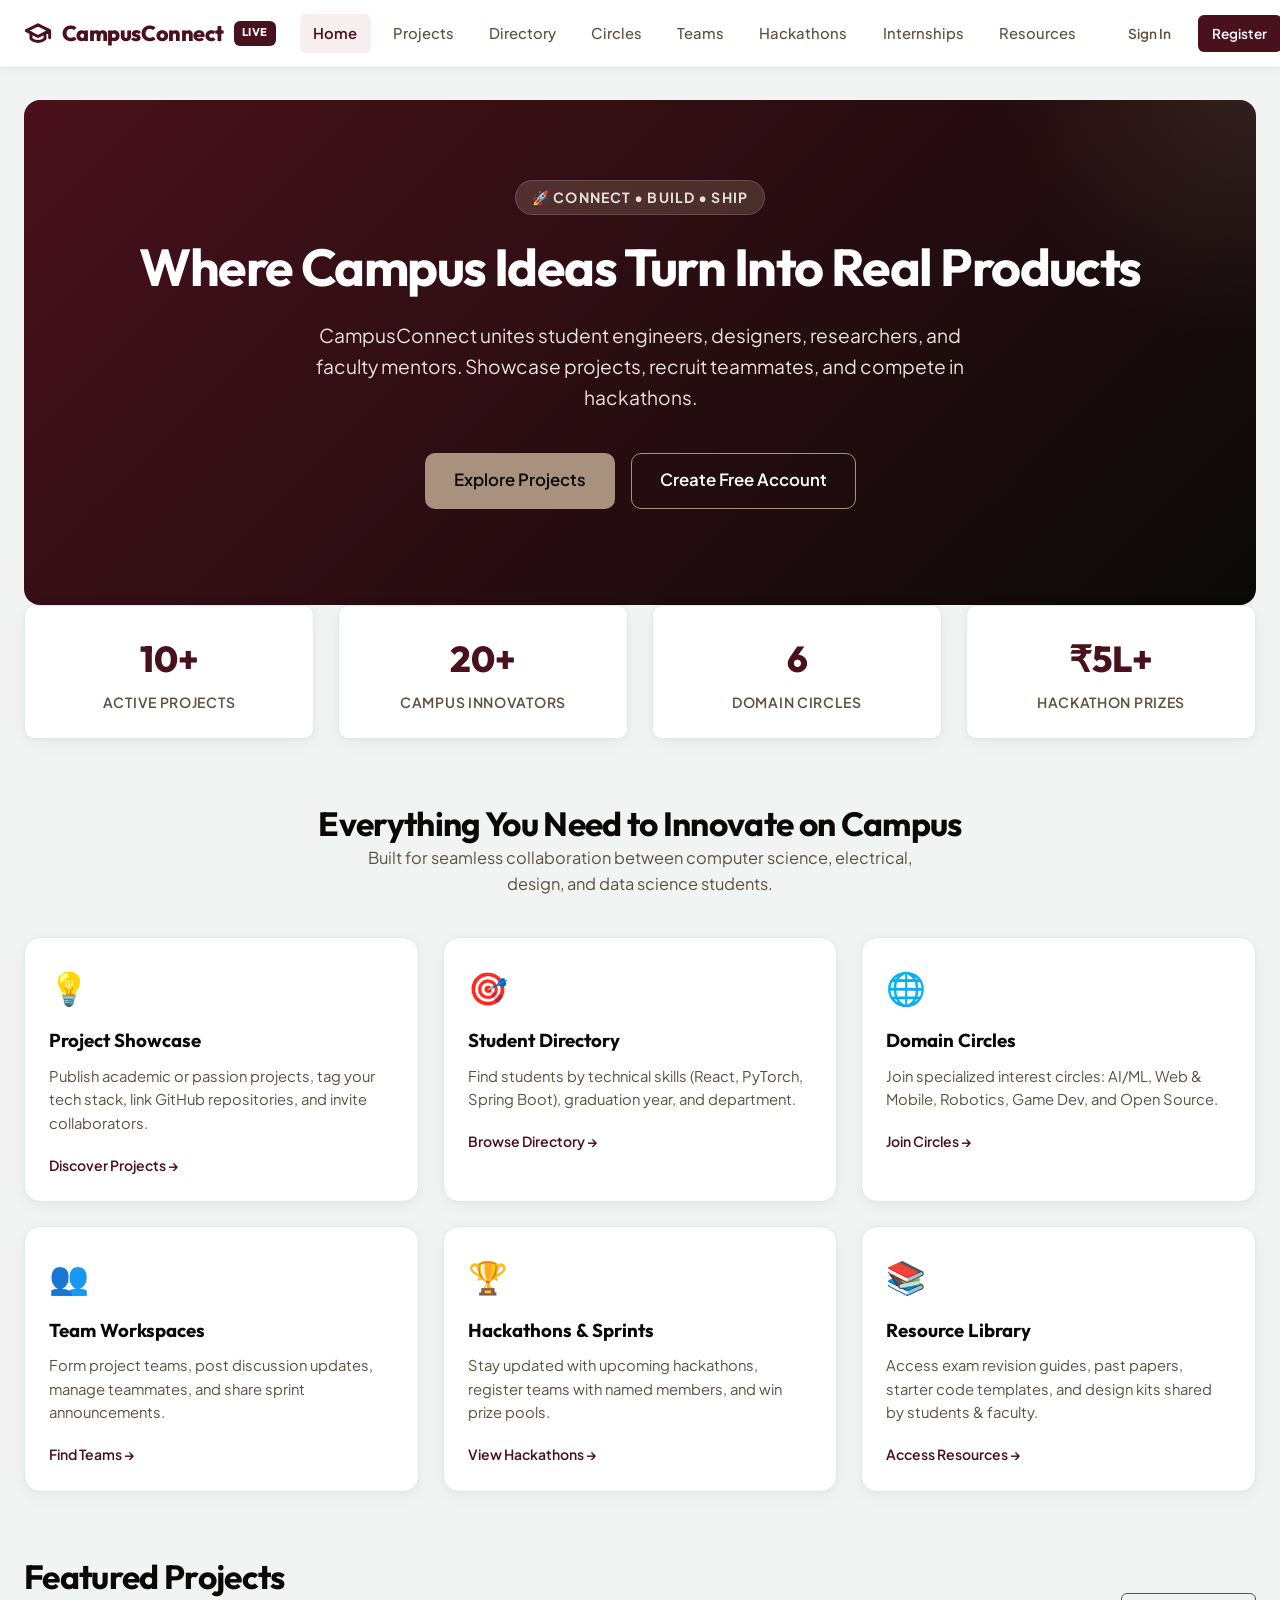
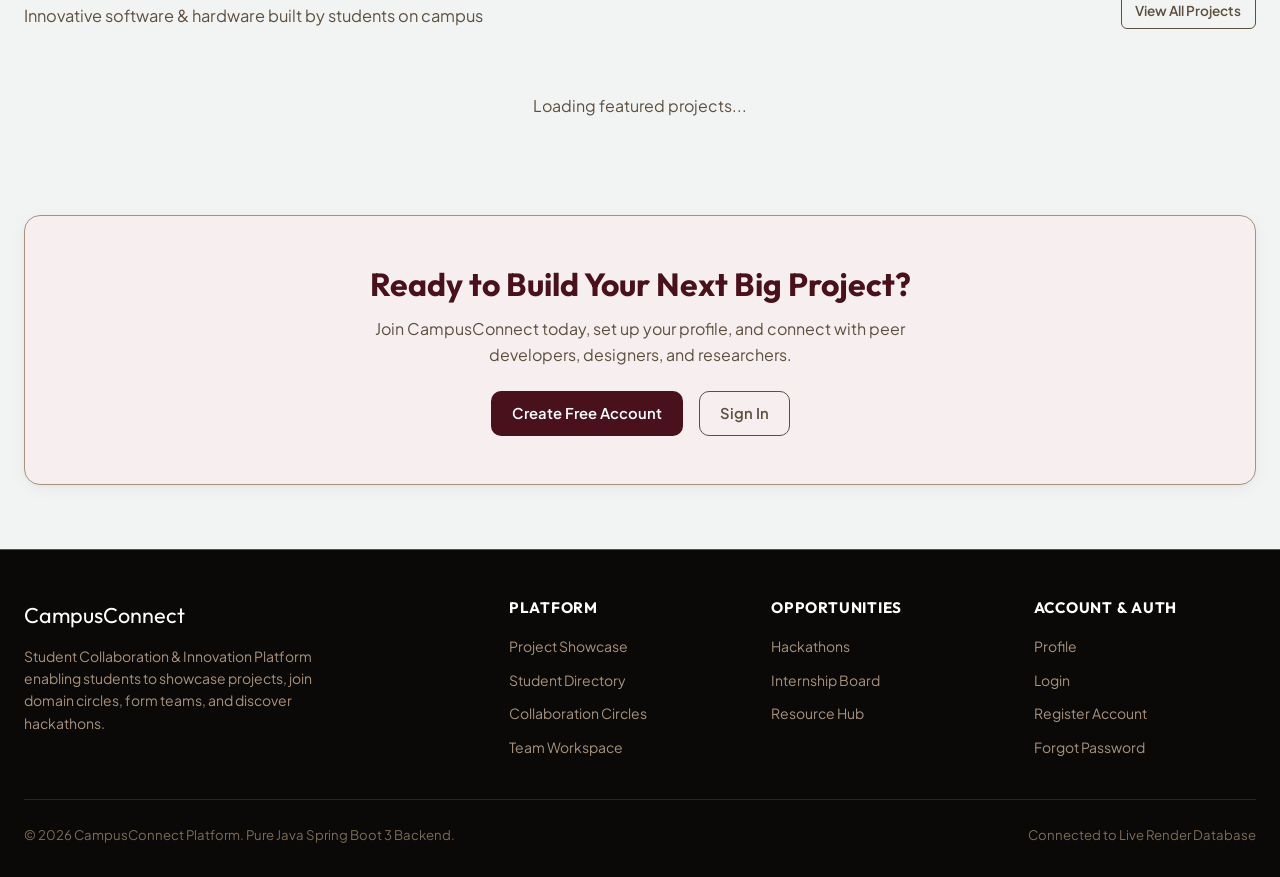
<file: frontend/index.html>
<!DOCTYPE html>
<html lang="en">
<head>
  <meta charset="UTF-8">
  <meta name="viewport" content="width=device-width, initial-scale=1.0">
  <title>CampusConnect – Student Collaboration & Innovation Platform</title>
  <link rel="stylesheet" href="css/styles.css">
  <style>
    .hero-section {
      background: linear-gradient(135deg, var(--night-bordeaux) 0%, var(--black) 100%);
      color: var(--white);
      padding: 5rem 1.5rem 6rem;
      border-radius: var(--radius-lg);
      margin-bottom: 3rem;
      text-align: center;
      position: relative;
      overflow: hidden;
    }

    .hero-section::before {
      content: "";
      position: absolute;
      top: -50%;
      right: -20%;
      width: 500px;
      height: 500px;
      background: radial-gradient(circle, rgba(169, 146, 125, 0.15) 0%, rgba(0,0,0,0) 70%);
      pointer-events: none;
    }

    .hero-tagline {
      display: inline-block;
      background-color: rgba(169, 146, 125, 0.25);
      color: var(--dusty-taupe-light);
      padding: 0.35rem 1rem;
      border-radius: var(--radius-full);
      font-size: 0.875rem;
      font-weight: 700;
      letter-spacing: 0.08em;
      text-transform: uppercase;
      margin-bottom: 1.25rem;
      border: 1px solid rgba(169, 146, 125, 0.3);
    }

    .hero-title {
      font-size: 3.25rem;
      color: var(--white);
      margin-bottom: 1.25rem;
      letter-spacing: -0.03em;
    }

    .hero-subtitle {
      font-size: 1.2rem;
      color: var(--dusty-taupe-light);
      max-width: 680px;
      margin: 0 auto 2.5rem;
      font-weight: 400;
    }

    .hero-cta {
      display: flex;
      gap: 1rem;
      justify-content: center;
      flex-wrap: wrap;
    }

    .hero-cta .btn-primary {
      background-color: var(--dusty-taupe);
      color: var(--black);
    }

    .hero-cta .btn-primary:hover {
      background-color: var(--white-smoke);
    }

    .stats-bar {
      display: grid;
      grid-template-columns: repeat(4, 1fr);
      gap: 1.5rem;
      margin-top: -3rem;
      margin-bottom: 4rem;
      position: relative;
      z-index: 10;
    }

    .stat-card {
      background-color: var(--white);
      border: 1px solid var(--border-color);
      border-radius: var(--radius-md);
      padding: 1.5rem;
      text-align: center;
      box-shadow: var(--card-shadow);
    }

    .stat-number {
      font-size: 2.25rem;
      font-family: var(--font-heading);
      font-weight: 800;
      color: var(--night-bordeaux);
    }

    .stat-label {
      color: var(--stone-brown);
      font-size: 0.875rem;
      text-transform: uppercase;
      font-weight: 600;
      letter-spacing: 0.05em;
      margin-top: 0.25rem;
    }

    .feature-icon {
      font-size: 2rem;
      margin-bottom: 1rem;
    }
  </style>
</head>
<body>

  <!-- Main Navigation Header -->
  <div id="main-nav"></div>

  <!-- Main Content Container -->
  <main class="main-content">

    <!-- Hero Section -->
    <section class="hero-section">
      <span class="hero-tagline">🚀 Connect • Build • Ship</span>
      <h1 class="hero-title">Where Campus Ideas Turn Into Real Products</h1>
      <p class="hero-subtitle">
        CampusConnect unites student engineers, designers, researchers, and faculty mentors. Showcase projects, recruit teammates, and compete in hackathons.
      </p>
      <div class="hero-cta">
        <a href="projects.html" class="btn btn-primary btn-lg">Explore Projects</a>
        <a href="register.html" class="btn btn-outline btn-lg" style="color: var(--white); border-color: var(--dusty-taupe);">Create Free Account</a>
      </div>
    </section>

    <!-- Stats Bar -->
    <div class="stats-bar">
      <div class="stat-card">
        <div class="stat-number" id="stat-projects">10+</div>
        <div class="stat-label">Active Projects</div>
      </div>
      <div class="stat-card">
        <div class="stat-number" id="stat-students">20+</div>
        <div class="stat-label">Campus Innovators</div>
      </div>
      <div class="stat-card">
        <div class="stat-number" id="stat-circles">6</div>
        <div class="stat-label">Domain Circles</div>
      </div>
      <div class="stat-card">
        <div class="stat-number" id="stat-prizes">₹5L+</div>
        <div class="stat-label">Hackathon Prizes</div>
      </div>
    </div>

    <!-- Core Platform Modules -->
    <section style="margin-bottom: 4rem;">
      <div class="page-header" style="text-align: center; display: block; margin-bottom: 2.5rem;">
        <h2 class="page-title">Everything You Need to Innovate on Campus</h2>
        <p class="page-subtitle" style="margin: 0 auto; max-width: 600px;">
          Built for seamless collaboration between computer science, electrical, design, and data science students.
        </p>
      </div>

      <div class="grid grid-cols-3">
        <div class="card card-interactive">
          <div class="feature-icon">💡</div>
          <h3>Project Showcase</h3>
          <p style="color: var(--stone-brown); margin: 0.75rem 0 1rem; font-size: 0.925rem;">
            Publish academic or passion projects, tag your tech stack, link GitHub repositories, and invite collaborators.
          </p>
          <a href="projects.html" style="font-weight: 600; font-size: 0.875rem;">Discover Projects &rarr;</a>
        </div>

        <div class="card card-interactive">
          <div class="feature-icon">🎯</div>
          <h3>Student Directory</h3>
          <p style="color: var(--stone-brown); margin: 0.75rem 0 1rem; font-size: 0.925rem;">
            Find students by technical skills (React, PyTorch, Spring Boot), graduation year, and department.
          </p>
          <a href="directory.html" style="font-weight: 600; font-size: 0.875rem;">Browse Directory &rarr;</a>
        </div>

        <div class="card card-interactive">
          <div class="feature-icon">🌐</div>
          <h3>Domain Circles</h3>
          <p style="color: var(--stone-brown); margin: 0.75rem 0 1rem; font-size: 0.925rem;">
            Join specialized interest circles: AI/ML, Web & Mobile, Robotics, Game Dev, and Open Source.
          </p>
          <a href="circles.html" style="font-weight: 600; font-size: 0.875rem;">Join Circles &rarr;</a>
        </div>

        <div class="card card-interactive">
          <div class="feature-icon">👥</div>
          <h3>Team Workspaces</h3>
          <p style="color: var(--stone-brown); margin: 0.75rem 0 1rem; font-size: 0.925rem;">
            Form project teams, post discussion updates, manage teammates, and share sprint announcements.
          </p>
          <a href="teams.html" style="font-weight: 600; font-size: 0.875rem;">Find Teams &rarr;</a>
        </div>

        <div class="card card-interactive">
          <div class="feature-icon">🏆</div>
          <h3>Hackathons & Sprints</h3>
          <p style="color: var(--stone-brown); margin: 0.75rem 0 1rem; font-size: 0.925rem;">
            Stay updated with upcoming hackathons, register teams with named members, and win prize pools.
          </p>
          <a href="hackathons.html" style="font-weight: 600; font-size: 0.875rem;">View Hackathons &rarr;</a>
        </div>

        <div class="card card-interactive">
          <div class="feature-icon">📚</div>
          <h3>Resource Library</h3>
          <p style="color: var(--stone-brown); margin: 0.75rem 0 1rem; font-size: 0.925rem;">
            Access exam revision guides, past papers, starter code templates, and design kits shared by students & faculty.
          </p>
          <a href="resources.html" style="font-weight: 600; font-size: 0.875rem;">Access Resources &rarr;</a>
        </div>
      </div>
    </section>

    <!-- Featured Projects Spotlight -->
    <section style="margin-bottom: 4rem;">
      <div class="page-header">
        <div>
          <h2 class="page-title">Featured Projects</h2>
          <p class="page-subtitle">Innovative software & hardware built by students on campus</p>
        </div>
        <a href="projects.html" class="btn btn-outline btn-sm">View All Projects</a>
      </div>

      <div class="grid grid-cols-2" id="featured-projects-grid">
        <div style="grid-column: span 2; text-align: center; padding: 2rem; color: var(--stone-brown);">Loading featured projects...</div>
      </div>
    </section>

    <!-- Bottom CTA Card -->
    <div class="card" style="background-color: var(--night-bordeaux-light); border-color: var(--dusty-taupe); text-align: center; padding: 3rem 2rem;">
      <h2 style="color: var(--night-bordeaux); font-size: 2rem;">Ready to Build Your Next Big Project?</h2>
      <p style="color: var(--stone-brown); max-width: 580px; margin: 0.75rem auto 1.5rem;">
        Join CampusConnect today, set up your profile, and connect with peer developers, designers, and researchers.
      </p>
      <div style="display: flex; gap: 1rem; justify-content: center;">
        <a href="register.html" class="btn btn-primary">Create Free Account</a>
        <a href="login.html" class="btn btn-outline">Sign In</a>
      </div>
    </div>

  </main>

  <!-- Footer -->
  <div id="main-footer"></div>

  <!-- JavaScript dependencies -->
  <script src="js/config.js"></script>
  <script src="js/main.js"></script>
  <script>
    document.addEventListener("DOMContentLoaded", async () => {
      try {
        const projects = await apiGet("/api/projects");
        const grid = document.getElementById("featured-projects-grid");
        if (grid && projects && projects.length > 0) {
          grid.innerHTML = projects.slice(0, 2).map(p => {
            const stack = p.techStack ? p.techStack.split(',').map(s => s.trim()).filter(Boolean).slice(0, 4) : [];
            const author = p.owner ? p.owner.username : 'Student';

            return `
              <div class="card card-interactive" data-project-id="${p.id}">
                <div style="display: flex; justify-content: space-between; align-items: flex-start; margin-bottom: 0.75rem;">
                  <span class="badge badge-bordeaux">${p.status || 'ACTIVE'}</span>
                  <span style="font-size: 0.85rem; font-weight: 600; color: var(--stone-brown);">${formatTimeAgo(p.createdAt)}</span>
                </div>
                <h3 style="margin-bottom: 0.5rem;"><a href="project-detail.html?id=${p.id}" style="color: var(--night-bordeaux);">${p.title}</a></h3>
                <p style="color: var(--stone-brown); font-size: 0.9rem; margin-bottom: 1rem; line-height: 1.5;">${p.description}</p>
                <div style="display: flex; gap: 0.4rem; flex-wrap: wrap; margin-bottom: 1.25rem;">
                  ${stack.map(t => `<span class="badge badge-taupe">${t}</span>`).join('')}
                </div>
                <div style="display: flex; justify-content: space-between; align-items: center; border-top: 1px solid var(--border-color); padding-top: 0.75rem;">
                  <span style="font-size: 0.825rem; color: var(--stone-brown);">Lead: @${author}</span>
                  <a href="project-detail.html?id=${p.id}" class="btn btn-sm btn-outline">View Details</a>
                </div>
              </div>
            `;
          }).join('');
        }

        // Live stats update
        if (projects) document.getElementById("stat-projects").innerText = `${projects.length}+`;
        const dir = await apiGet("/api/directory").catch(() => []);
        if (dir) document.getElementById("stat-students").innerText = `${dir.length}+`;
      } catch (e) {
        console.error("Home page data load error", e);
      }
    });
  </script>
</body>
</html>
</file>
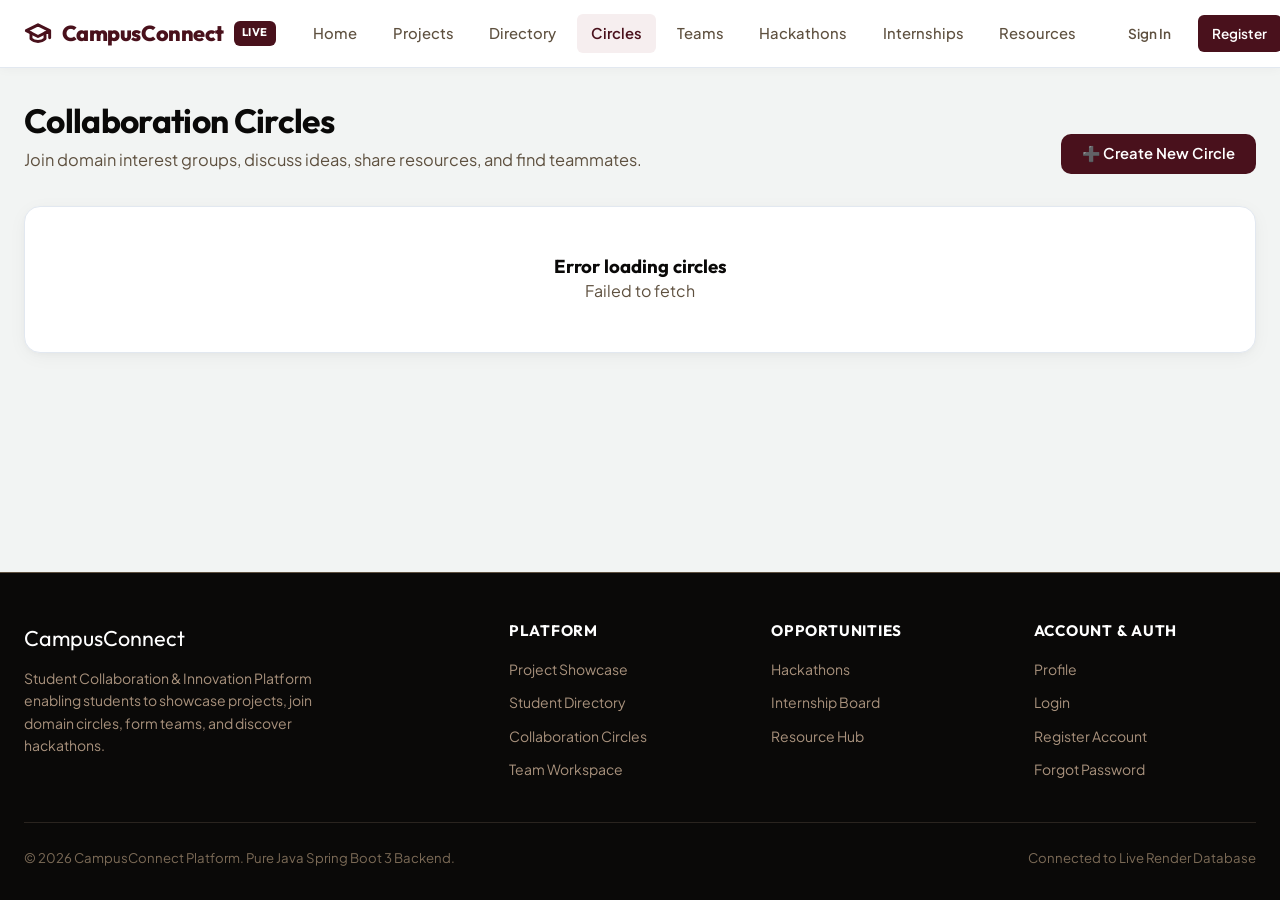
<file: frontend/circles.html>
<!DOCTYPE html>
<html lang="en">
<head>
  <meta charset="UTF-8">
  <meta name="viewport" content="width=device-width, initial-scale=1.0">
  <title>Collaboration Circles – CampusConnect</title>
  <link rel="stylesheet" href="css/styles.css">
</head>
<body>

  <!-- Main Navigation Header -->
  <div id="main-nav"></div>

  <!-- Main Content Container -->
  <main class="main-content">

    <div class="page-header">
      <div>
        <h1 class="page-title">Collaboration Circles</h1>
        <p class="page-subtitle">Join domain interest groups, discuss ideas, share resources, and find teammates.</p>
      </div>
      <button class="btn btn-primary" onclick="openCreateCircleModal()">
        ➕ Create New Circle
      </button>
    </div>

    <!-- Circles Grid -->
    <div class="grid grid-cols-2" id="circles-grid">
      <div style="grid-column: span 2; text-align: center; padding: 3rem; color: var(--stone-brown);">
        Loading circles...
      </div>
    </div>

  </main>

  <!-- Create Circle Modal -->
  <div class="modal-backdrop" id="create-circle-modal">
    <div class="modal-dialog">
      <div class="modal-header">
        <h3 class="modal-title">Create Domain Circle</h3>
        <button class="modal-close" data-modal-close>&times;</button>
      </div>
      <form onsubmit="handleCreateCircle(event)">
        <div class="modal-body">
          <div class="form-group">
            <label class="form-label" for="circle-name">Circle Name *</label>
            <input type="text" id="circle-name" class="form-control" placeholder="e.g. Autonomous Robotics Guild" required>
          </div>

          <div class="form-group">
            <label class="form-label" for="circle-cat">Category *</label>
            <select id="circle-cat" class="form-select" required>
              <option value="Technology">Technology & Engineering</option>
              <option value="AI & Data">AI & Data Science</option>
              <option value="Design">Creative & UI/UX Design</option>
              <option value="Entrepreneurship">Entrepreneurship & Startups</option>
              <option value="Open Source">Open Source & Community</option>
            </select>
          </div>

          <div class="form-group">
            <label class="form-label" for="circle-desc">Description *</label>
            <textarea id="circle-desc" class="form-control" rows="3" placeholder="Describe the purpose and activities of this circle..." required></textarea>
          </div>
        </div>
        <div class="modal-footer">
          <button type="button" class="btn btn-outline" data-modal-close>Cancel</button>
          <button type="submit" id="circle-submit-btn" class="btn btn-primary">Create Circle</button>
        </div>
      </form>
    </div>
  </div>

  <!-- Footer -->
  <div id="main-footer"></div>

  <!-- JavaScript dependencies -->
  <script src="js/config.js"></script>
  <script src="js/main.js"></script>
  <script>
    let circlesList = [];

    document.addEventListener("DOMContentLoaded", () => {
      loadCircles();
    });

    async function loadCircles() {
      try {
        circlesList = await apiGet("/api/circles");
        renderCircles(circlesList);
      } catch (err) {
        document.getElementById("circles-grid").innerHTML = `
          <div class="card" style="grid-column: span 2; text-align: center; padding: 3rem;">
            <h3>Error loading circles</h3>
            <p style="color: var(--stone-brown);">${err.message}</p>
          </div>
        `;
      }
    }

    function renderCircles(list) {
      const grid = document.getElementById("circles-grid");
      if (!grid) return;

      if (!list || list.length === 0) {
        grid.innerHTML = `<div class="card" style="grid-column: span 2; text-align: center; padding: 3rem;">
          <h3>No circles found</h3>
          <p style="color: var(--stone-brown);">Create the first campus circle!</p>
        </div>`;
        return;
      }

      grid.innerHTML = list.map(c => `
        <div class="card card-interactive" data-circle-id="${c.id}" style="display: flex; flex-direction: column;">
          <div style="display: flex; justify-content: space-between; align-items: flex-start; margin-bottom: 0.75rem;">
            <span class="badge badge-bordeaux">${c.category || 'General'}</span>
            <span style="font-size: 0.85rem; font-weight: 700; color: var(--night-bordeaux);">👥 ${c.memberCount || 1} Members</span>
          </div>

          <div style="display: flex; align-items: center; gap: 0.75rem; margin-bottom: 0.75rem;">
            <div style="font-size: 1.75rem;">${c.icon || '⚡'}</div>
            <h3 style="font-size: 1.25rem; color: var(--black);">${c.name}</h3>
          </div>

          <p style="color: var(--stone-brown); font-size: 0.9rem; margin-bottom: 1.25rem; line-height: 1.5;">
            ${c.description}
          </p>

          <div style="display: flex; justify-content: space-between; align-items: center; border-top: 1px solid var(--border-color); padding-top: 0.85rem; margin-top: auto;">
            <span style="font-size: 0.825rem; color: var(--stone-brown);">Open Community</span>
            <button class="btn btn-sm btn-primary" onclick="joinCircle('${c.id}', '${c.name}')">
              Join Circle
            </button>
          </div>
        </div>
      `).join('');
    }

    function openCreateCircleModal() {
      if (!getAuthToken()) {
        showToast("Please sign in to create a circle.", "info");
        setTimeout(() => { window.location.href = "login.html"; }, 800);
        return;
      }
      document.getElementById("create-circle-modal").classList.add("show");
    }

    async function handleCreateCircle(e) {
      e.preventDefault();
      const name = document.getElementById("circle-name").value.trim();
      const category = document.getElementById("circle-cat").value;
      const description = document.getElementById("circle-desc").value.trim();
      const submitBtn = document.getElementById("circle-submit-btn");

      submitBtn.disabled = true;
      submitBtn.innerText = "Creating...";

      try {
        await apiPost("/api/circles", { name, category, description, icon: "🚀" });
        document.getElementById("create-circle-modal").classList.remove("show");
        showToast(`Circle '${name}' created!`, "success");
        loadCircles();
      } catch (err) {
        showToast(err.message || "Failed to create circle", "error");
      } finally {
        submitBtn.disabled = false;
        submitBtn.innerText = "Create Circle";
      }
    }

    async function joinCircle(id, name) {
      if (!getAuthToken()) {
        showToast("Please sign in to join circles.", "info");
        setTimeout(() => { window.location.href = "login.html"; }, 800);
        return;
      }

      try {
        await apiPost(`/api/circles/${id}/join`, {});
        showToast(`You have joined ${name}!`, "success");
        loadCircles();
      } catch (err) {
        showToast(err.message || "Failed to join circle", "info");
      }
    }
  </script>
</body>
</html>
</file>
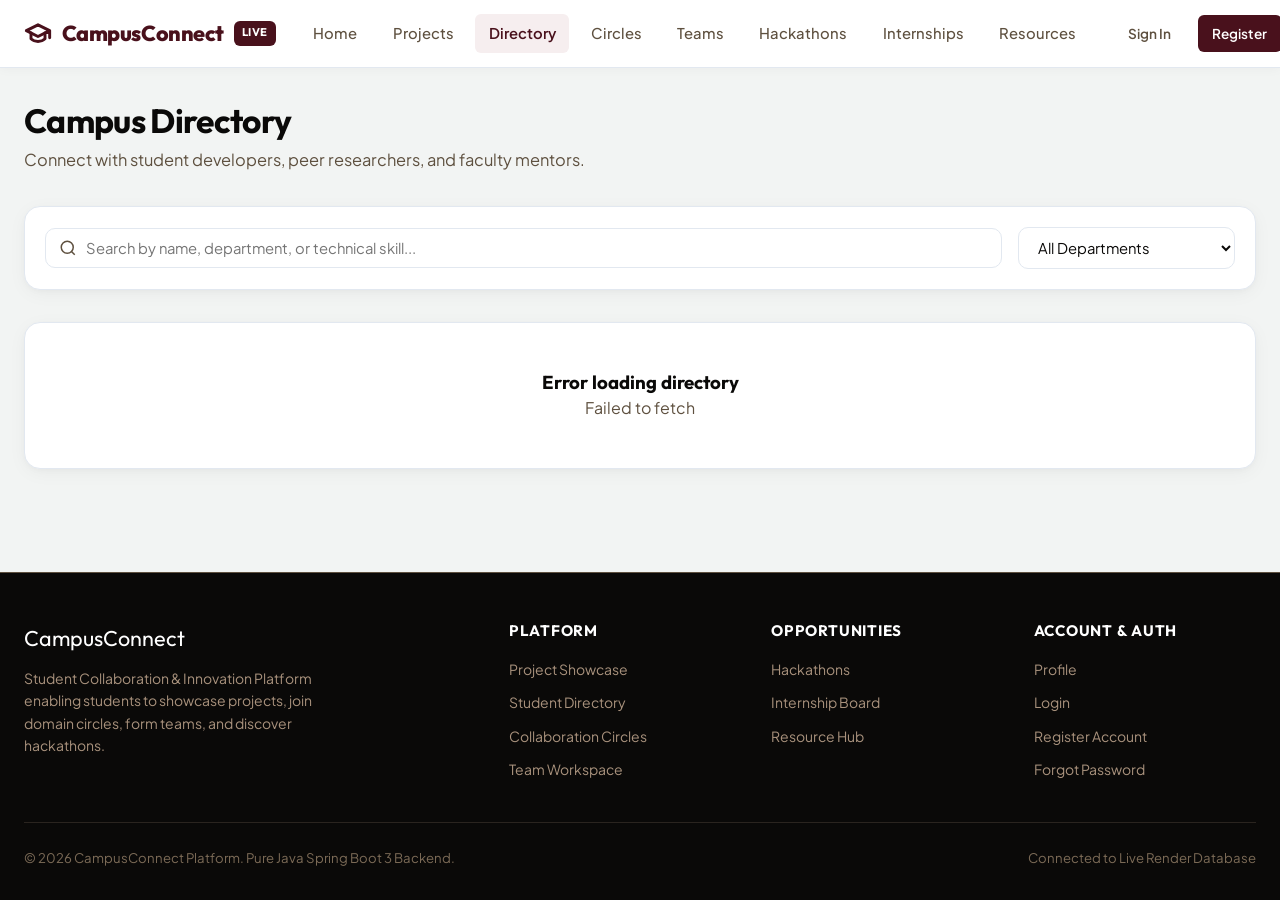
<file: frontend/directory.html>
<!DOCTYPE html>
<html lang="en">
<head>
  <meta charset="UTF-8">
  <meta name="viewport" content="width=device-width, initial-scale=1.0">
  <title>Campus Directory – CampusConnect</title>
  <link rel="stylesheet" href="css/styles.css">
</head>
<body>

  <!-- Main Navigation Header -->
  <div id="main-nav"></div>

  <!-- Main Content Container -->
  <main class="main-content">

    <div class="page-header">
      <div>
        <h1 class="page-title">Campus Directory</h1>
        <p class="page-subtitle">Connect with student developers, peer researchers, and faculty mentors.</p>
      </div>
    </div>

    <!-- Teacher / Admin CGPA Filter Bar -->
    <div id="teacher-gpa-filter-bar" style="display: none; background: var(--white-smoke); border: 1px solid var(--dusty-taupe); border-radius: var(--radius-md); padding: 1rem 1.25rem; margin-bottom: 1.5rem; display: flex; gap: 1.25rem; align-items: center; flex-wrap: wrap;">
      <div style="font-weight: 700; font-size: 0.95rem; color: var(--night-bordeaux); display: flex; align-items: center; gap: 0.4rem;">
        <span>🎓</span>
        <span>Student GPA Filter:</span>
      </div>
      <div style="display: flex; align-items: center; gap: 0.5rem;">
        <label for="min-gpa" style="font-size: 0.85rem; font-weight: 600; color: var(--stone-brown);">Min GPA:</label>
        <input type="number" id="min-gpa" class="form-control" style="width: 100px; padding: 0.4rem 0.6rem;" min="0" max="10" step="0.1" placeholder="e.g. 7.5">
      </div>
      <div style="display: flex; align-items: center; gap: 0.5rem;">
        <label for="max-gpa" style="font-size: 0.85rem; font-weight: 600; color: var(--stone-brown);">Max GPA:</label>
        <input type="number" id="max-gpa" class="form-control" style="width: 100px; padding: 0.4rem 0.6rem;" min="0" max="10" step="0.1" placeholder="e.g. 10.0">
      </div>
      <div style="display: flex; gap: 0.5rem;">
        <button class="btn btn-sm btn-primary" onclick="applyGpaFilter()">Apply Filter</button>
        <button class="btn btn-sm btn-outline" onclick="clearGpaFilter()">Clear Filter</button>
      </div>
    </div>

    <!-- Search & Filters -->
    <div class="filter-bar">
      <div class="search-input-wrapper">
        <svg width="18" height="18" viewBox="0 0 24 24" fill="none" stroke="currentColor" stroke-width="2">
          <circle cx="11" cy="11" r="8"/><line x1="21" y1="21" x2="16.65" y2="16.65"/>
        </svg>
        <input type="text" id="dir-search" class="form-control" placeholder="Search by name, department, or technical skill..." oninput="filterDirectory()">
      </div>

      <div style="min-width: 200px;">
        <select id="dir-dept-filter" class="form-select" onchange="filterDirectory()">
          <option value="">All Departments</option>
          <option value="Computer Science">Computer Science</option>
          <option value="Information Technology">Information Technology</option>
          <option value="Data Science">Data Science</option>
          <option value="Electronics">Electronics</option>
          <option value="Administration">Faculty / Admin</option>
        </select>
      </div>
    </div>

    <!-- Directory Grid -->
    <div class="grid grid-cols-3" id="directory-grid">
      <div style="grid-column: span 3; text-align: center; padding: 3rem; color: var(--stone-brown);">
        Loading campus directory...
      </div>
    </div>

  </main>

  <!-- Footer -->
  <div id="main-footer"></div>

  <!-- JavaScript dependencies -->
  <script src="js/config.js"></script>
  <script src="js/main.js"></script>
  <script>
    let directoryList = [];
    let isPrivilegedUser = false;

    document.addEventListener("DOMContentLoaded", () => {
      const storedUser = getStoredUser();
      isPrivilegedUser = storedUser && (storedUser.role === 'TEACHER' || storedUser.role === 'ADMIN' || storedUser.role === 'MENTOR');

      const filterBar = document.getElementById("teacher-gpa-filter-bar");
      if (filterBar) {
        filterBar.style.display = isPrivilegedUser ? "flex" : "none";
      }

      loadDirectory();
    });

    async function loadDirectory(params = "") {
      try {
        if (isPrivilegedUser) {
          directoryList = await apiGet(`/api/admin/students${params}`);
        } else {
          directoryList = await apiGet("/api/directory");
        }
        renderDirectory(directoryList);
      } catch (err) {
        // Fallback to public directory if admin route returns 403
        try {
          directoryList = await apiGet("/api/directory");
          renderDirectory(directoryList);
        } catch (innerErr) {
          document.getElementById("directory-grid").innerHTML = `
            <div class="card" style="grid-column: span 3; text-align: center; padding: 3rem;">
              <h3>Error loading directory</h3>
              <p style="color: var(--stone-brown);">${innerErr.message}</p>
            </div>
          `;
        }
      }
    }

    function applyGpaFilter() {
      const minVal = document.getElementById("min-gpa").value.trim();
      const maxVal = document.getElementById("max-gpa").value.trim();

      const queryParams = new URLSearchParams();
      if (minVal) queryParams.append("minGpa", minVal);
      if (maxVal) queryParams.append("maxGpa", maxVal);

      const queryString = queryParams.toString() ? `?${queryParams.toString()}` : "";
      showToast("Applying GPA filter...", "info");
      loadDirectory(queryString);
    }

    function clearGpaFilter() {
      document.getElementById("min-gpa").value = "";
      document.getElementById("max-gpa").value = "";
      showToast("Cleared GPA filter", "info");
      loadDirectory();
    }

    function renderDirectory(list) {
      const grid = document.getElementById("directory-grid");
      if (!grid) return;

      if (!list || list.length === 0) {
        grid.innerHTML = `<div class="card" style="grid-column: span 3; text-align: center; padding: 3rem;">
          <h3>No profiles found</h3>
          <p style="color: var(--stone-brown);">Try a different search query or GPA range.</p>
        </div>`;
        return;
      }

      grid.innerHTML = list.map(p => {
        const initials = p.avatarInitials || (p.fullName ? p.fullName.substring(0, 2).toUpperCase() : "CC");
        const skillsArr = p.skills ? p.skills.split(',').map(s => s.trim()).filter(Boolean).slice(0, 3) : [];
        const isFaculty = p.user && (p.user.role === 'TEACHER' || p.user.role === 'ADMIN' || p.user.role === 'MENTOR');
        const hasResume = p.resumeFileName && p.resumeFileName.trim().length > 0;

        return `
          <div class="card card-interactive" style="text-align: center; display: flex; flex-direction: column; align-items: center;">
            <div style="width: 64px; height: 64px; border-radius: 50%; background-color: var(--night-bordeaux); color: var(--white); font-weight: 800; font-size: 1.4rem; display: flex; align-items: center; justify-content: center; margin-bottom: 1rem; border: 2px solid var(--white-smoke);">
              ${initials}
            </div>

            <h3 style="font-size: 1.15rem; margin-bottom: 0.25rem; color: var(--black);">
              <a href="profile.html?userId=${p.user ? p.user.id : ''}" style="color: inherit;">${p.fullName}</a>
            </h3>

            <p style="color: var(--stone-brown); font-size: 0.85rem; font-weight: 600; margin-bottom: 0.5rem;">
              ${p.department || 'General Department'}
            </p>

            <div style="display: flex; gap: 0.4rem; justify-content: center; align-items: center; margin-bottom: 0.75rem; flex-wrap: wrap;">
              <span class="badge ${isFaculty ? 'badge-dark' : 'badge-bordeaux'}">
                ${isFaculty ? (p.user.role === 'ADMIN' ? 'Administrator' : 'Faculty / Mentor') : (p.yearOfStudy || 'Student')}
              </span>
              ${p.gpa != null ? `<span class="badge badge-taupe" style="font-weight: 700;">GPA: ${p.gpa}</span>` : ''}
            </div>

            <p style="color: var(--stone-brown); font-size: 0.825rem; line-height: 1.4; margin-bottom: 1rem; max-height: 42px; overflow: hidden; text-overflow: ellipsis;">
              ${p.bio || 'Campus community member.'}
            </p>

            <div style="display: flex; gap: 0.35rem; flex-wrap: wrap; justify-content: center; margin-bottom: 1.25rem;">
              ${skillsArr.map(s => `<span class="badge badge-taupe" style="font-size: 0.75rem;">${s}</span>`).join('')}
            </div>

            <div style="margin-top: auto; width: 100%; border-top: 1px solid var(--border-color); padding-top: 0.75rem; display: flex; flex-direction: column; gap: 0.4rem;">
              <a href="profile.html?userId=${p.user ? p.user.id : ''}" class="btn btn-sm btn-outline" style="width: 100%;">
                View Profile &rarr;
              </a>
              ${(hasResume && isPrivilegedUser) ? `
                <button type="button" class="btn btn-sm btn-primary" style="width: 100%; font-size: 0.78rem; display: flex; align-items: center; justify-content: center; gap: 0.3rem;" onclick="downloadResumeDirect(${p.id}, '${p.resumeFileName}')">
                  📄 Download Resume
                </button>
              ` : ''}
            </div>
          </div>
        `;
      }).join('');
    }

    async function downloadResumeDirect(profileId, defaultFileName) {
      try {
        const response = await fetch(`${API_BASE_URL}/api/admin/students/${profileId}/resume/download`, {
          headers: authHeaders()
        });

        if (!response.ok) {
          throw new Error("Could not download student resume");
        }

        const blob = await response.blob();
        const filename = defaultFileName || "student_resume.pdf";

        const url = window.URL.createObjectURL(blob);
        const a = document.createElement("a");
        a.style.display = "none";
        a.href = url;
        a.download = filename;
        document.body.appendChild(a);
        a.click();
        window.URL.revokeObjectURL(url);
        document.body.removeChild(a);
        showToast("Resume download started!", "success");
      } catch (err) {
        showToast(err.message || "Failed to download resume", "error");
      }
    }

    function filterDirectory() {
      const search = document.getElementById("dir-search").value.toLowerCase();
      const dept = document.getElementById("dir-dept-filter").value.toLowerCase();

      const filtered = directoryList.filter(p => {
        const matchesSearch = (p.fullName && p.fullName.toLowerCase().includes(search)) ||
                              (p.department && p.department.toLowerCase().includes(search)) ||
                              (p.skills && p.skills.toLowerCase().includes(search));
        const matchesDept = !dept || (p.department && p.department.toLowerCase().includes(dept));
        return matchesSearch && matchesDept;
      });

      renderDirectory(filtered);
    }
  </script>
</body>
</html>
</file>
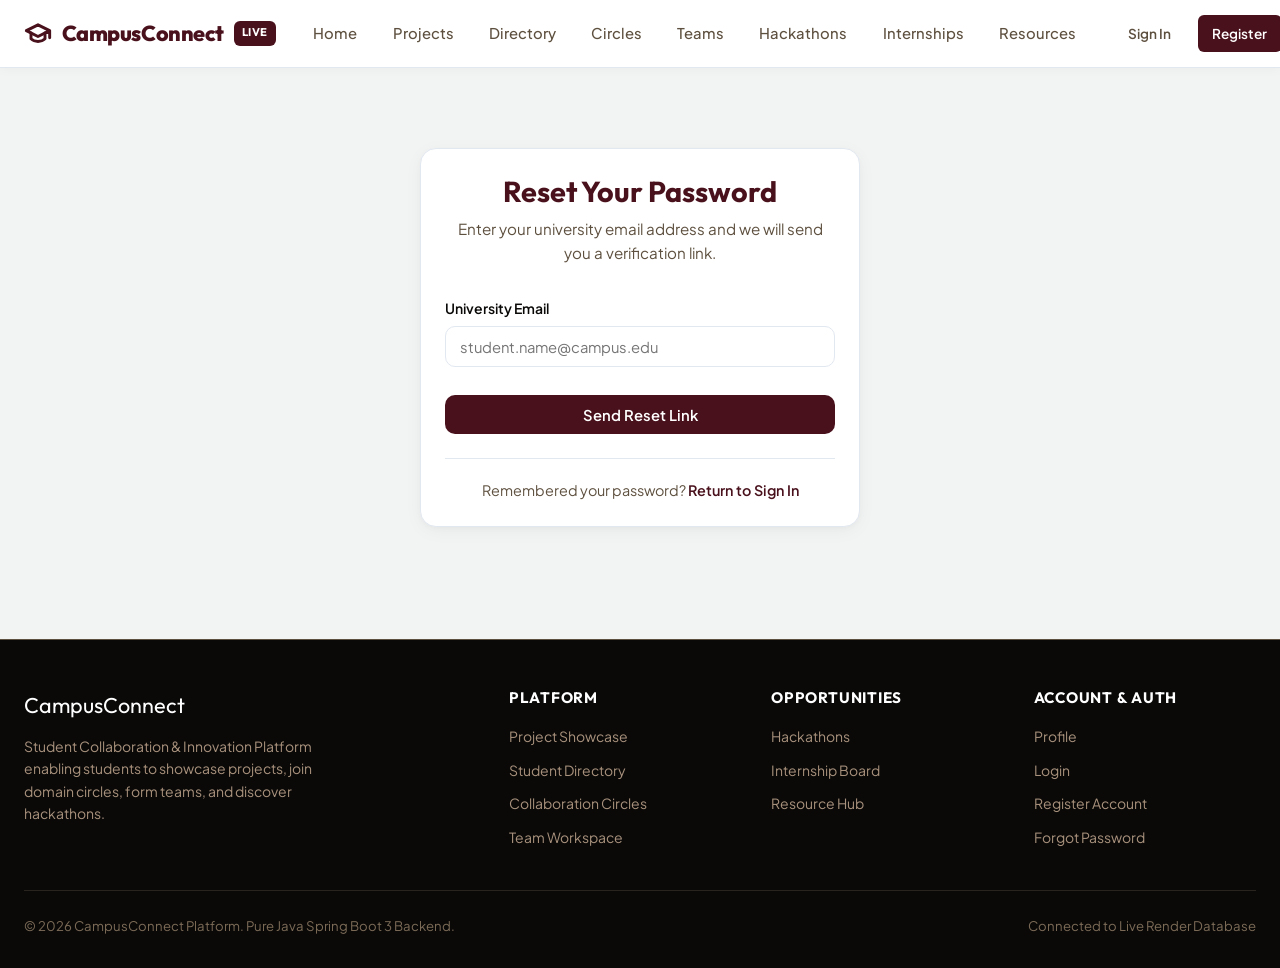
<file: frontend/forgot-password.html>
<!DOCTYPE html>
<html lang="en">
<head>
  <meta charset="UTF-8">
  <meta name="viewport" content="width=device-width, initial-scale=1.0">
  <title>Forgot Password – CampusConnect</title>
  <link rel="stylesheet" href="css/styles.css">
  <style>
    .auth-wrapper {
      max-width: 440px;
      margin: 3rem auto;
    }
  </style>
</head>
<body>

  <!-- Main Navigation Header -->
  <div id="main-nav"></div>

  <!-- Main Content Container -->
  <main class="main-content">
    <div class="auth-wrapper">
      <div class="card">
        <div style="text-align: center; margin-bottom: 2rem;">
          <h1 style="font-size: 1.8rem; color: var(--night-bordeaux); margin-bottom: 0.5rem;">Reset Your Password</h1>
          <p style="color: var(--stone-brown); font-size: 0.95rem;">Enter your university email address and we will send you a verification link.</p>
        </div>

        <form id="reset-form" onsubmit="handleReset(event)">
          <!-- University Email -->
          <div class="form-group">
            <label class="form-label" for="reset-email">University Email</label>
            <input type="email" id="reset-email" class="form-control" placeholder="student.name@campus.edu" required>
          </div>

          <!-- Submit Button -->
          <button type="submit" class="btn btn-primary" style="width: 100%; margin-top: 0.5rem;">Send Reset Link</button>
        </form>

        <div style="text-align: center; margin-top: 1.5rem; padding-top: 1.25rem; border-top: 1px solid var(--border-color); font-size: 0.9rem; color: var(--stone-brown);">
          Remembered your password? <a href="login.html" style="font-weight: 600;">Return to Sign In</a>
        </div>
      </div>
    </div>
  </main>

  <!-- Footer -->
  <div id="main-footer"></div>

  <!-- JavaScript dependencies -->
  <script src="js/config.js"></script>
  <script src="js/main.js"></script>
  <script>
    function handleReset(e) {
      e.preventDefault();
      const email = document.getElementById("reset-email").value;
      showToast(`Password reset link sent to ${email}! Please check your inbox.`, "success");
      setTimeout(() => {
        window.location.href = "login.html";
      }, 2500);
    }
  </script>
</body>
</html>
</file>
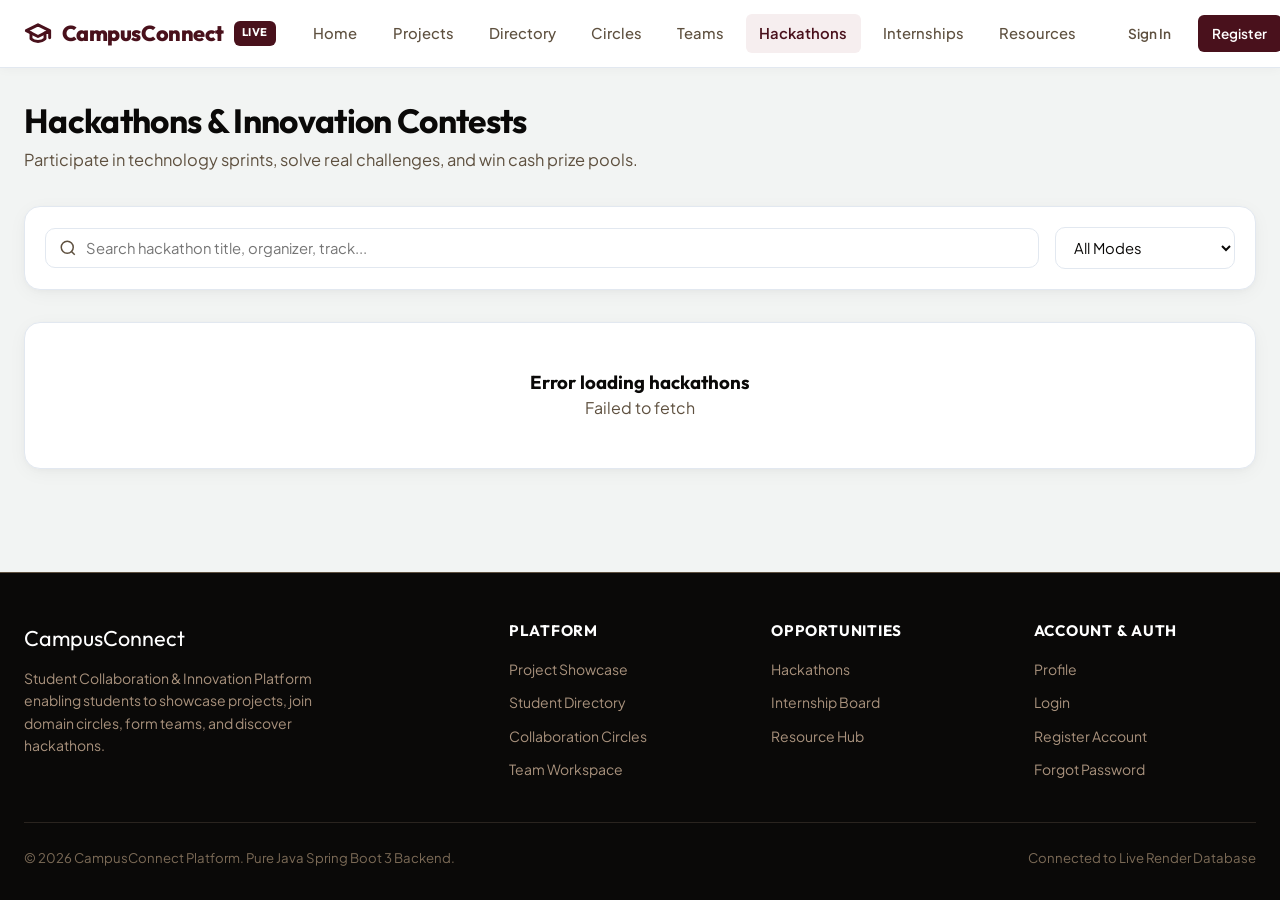
<file: frontend/hackathons.html>
<!DOCTYPE html>
<html lang="en">
<head>
  <meta charset="UTF-8">
  <meta name="viewport" content="width=device-width, initial-scale=1.0">
  <title>Hackathons & Challenges – CampusConnect</title>
  <link rel="stylesheet" href="css/styles.css">
  <style>
    .member-row {
      display: flex;
      gap: 0.5rem;
      align-items: center;
      margin-bottom: 0.5rem;
    }
  </style>
</head>
<body>

  <!-- Main Navigation Header -->
  <div id="main-nav"></div>

  <!-- Main Content Container -->
  <main class="main-content">

    <div class="page-header">
      <div>
        <h1 class="page-title">Hackathons & Innovation Contests</h1>
        <p class="page-subtitle">Participate in technology sprints, solve real challenges, and win cash prize pools.</p>
      </div>
    </div>

    <!-- Filter Bar -->
    <div class="filter-bar">
      <div class="search-input-wrapper">
        <svg width="18" height="18" viewBox="0 0 24 24" fill="none" stroke="currentColor" stroke-width="2">
          <circle cx="11" cy="11" r="8"/><line x1="21" y1="21" x2="16.65" y2="16.65"/>
        </svg>
        <input type="text" id="hack-search" class="form-control" placeholder="Search hackathon title, organizer, track..." oninput="filterHackathons()">
      </div>

      <div style="min-width: 180px;">
        <select id="hack-mode-filter" class="form-select" onchange="filterHackathons()">
          <option value="">All Modes</option>
          <option value="Online">Online / Hybrid</option>
          <option value="In-Person">In-Person</option>
        </select>
      </div>
    </div>

    <!-- Hackathons Grid -->
    <div class="grid grid-cols-2" id="hackathons-grid">
      <div style="grid-column: span 2; text-align: center; padding: 3rem; color: var(--stone-brown);">
        Loading live hackathons...
      </div>
    </div>

  </main>

  <!-- Register Team Modal (Issue 5: Specific to each hackathon with freeform members) -->
  <div class="modal-backdrop" id="register-hack-modal">
    <div class="modal-dialog" style="max-width: 520px;">
      <div class="modal-header">
        <h3 class="modal-title">Register Team for Hackathon</h3>
        <button class="modal-close" data-modal-close>&times;</button>
      </div>
      <form onsubmit="handleHackRegister(event)">
        <div class="modal-body">
          <p style="margin-bottom: 1.25rem; color: var(--stone-brown); font-size: 0.925rem;">
            Registering for: <strong id="hack-event-title" style="color: var(--night-bordeaux); font-size: 1rem;">--</strong>
          </p>

          <input type="hidden" id="current-hack-id">

          <!-- Team Name -->
          <div class="form-group">
            <label class="form-label" for="hack-team-name">Team Name *</label>
            <input type="text" id="hack-team-name" class="form-control" placeholder="e.g. ByteCraft Innovators" required>
          </div>

          <!-- Selected Track -->
          <div class="form-group">
            <label class="form-label" for="hack-track-select">Selected Track / Theme *</label>
            <select class="form-select" id="hack-track-select" required>
              <option value="General Innovation">General Innovation Track</option>
              <option value="AI & Machine Learning">AI & Machine Learning</option>
              <option value="Smart Campus & IoT">Smart Campus & IoT</option>
              <option value="FinTech & Web3">FinTech & Web3</option>
              <option value="Healthcare & BioTech">Healthcare & BioTech</option>
              <option value="Sustainable Tech">Sustainable Tech & Climate</option>
            </select>
          </div>

          <!-- Freeform Dynamic Teammates (Issue 5) -->
          <div class="form-group">
            <div style="display: flex; justify-content: space-between; align-items: center; margin-bottom: 0.5rem;">
              <label class="form-label" style="margin-bottom: 0;">Team Members (Max 5)</label>
              <button type="button" class="btn btn-sm btn-ghost" onclick="addMemberField()" id="add-member-btn" style="padding: 0.2rem 0.5rem; font-size: 0.8rem;">
                ➕ Add Teammate
              </button>
            </div>
            <div id="members-container">
              <!-- Dynamically populated rows -->
            </div>
            <small style="color: var(--stone-brown); font-size: 0.775rem;">You are automatically included as the Team Leader.</small>
          </div>
        </div>

        <div class="modal-footer">
          <button type="button" class="btn btn-outline" data-modal-close>Cancel</button>
          <button type="submit" id="hack-submit-btn" class="btn btn-primary">Confirm Team Registration</button>
        </div>
      </form>
    </div>
  </div>

  <!-- Footer -->
  <div id="main-footer"></div>

  <!-- JavaScript dependencies -->
  <script src="js/config.js"></script>
  <script src="js/main.js"></script>
  <script>
    let hackathonsList = [];
    let memberCount = 1;

    document.addEventListener("DOMContentLoaded", () => {
      loadHackathons();
    });

    async function loadHackathons() {
      try {
        hackathonsList = await apiGet("/api/hackathons");
        renderHackathons(hackathonsList);
      } catch (err) {
        document.getElementById("hackathons-grid").innerHTML = `
          <div class="card" style="grid-column: span 2; text-align: center; padding: 3rem;">
            <h3>Error loading hackathons</h3>
            <p style="color: var(--stone-brown);">${err.message}</p>
          </div>
        `;
      }
    }

    function renderHackathons(list) {
      const grid = document.getElementById("hackathons-grid");
      if (!grid) return;

      if (!list || list.length === 0) {
        grid.innerHTML = `<div class="card" style="grid-column: span 2; text-align: center; padding: 3rem;">
          <h3>No hackathons found</h3>
          <p style="color: var(--stone-brown);">Check back soon for new campus hackathons.</p>
        </div>`;
        return;
      }

      grid.innerHTML = list.map(h => {
        const prizeFormatted = h.prizeAmount ? `₹${Number(h.prizeAmount).toLocaleString('en-IN')}` : '₹50,000+';
        const dateFormatted = h.startDate ? `${h.startDate} ${h.endDate ? 'to ' + h.endDate : ''}` : 'Upcoming 2026';

        return `
          <div class="card card-interactive" data-hackathon-id="${h.id}" style="display: flex; flex-direction: column;">
            <div style="background: linear-gradient(135deg, var(--night-bordeaux) 0%, var(--black) 100%); color: var(--white); padding: 1.25rem; border-radius: var(--radius-md); margin: -1.5rem -1.5rem 1.25rem; position: relative;">
              <div style="display: flex; justify-content: space-between; align-items: center; margin-bottom: 0.5rem;">
                <span class="badge badge-dark">${h.mode || 'Online'}</span>
                <span style="font-size: 0.8rem; font-weight: 700;">📅 ${dateFormatted}</span>
              </div>
              <h2 style="font-size: 1.35rem; color: var(--white);">${h.name}</h2>
              <div style="font-size: 0.85rem; opacity: 0.9;">Organized by ${h.organizer || 'Campus Innovation Cell'}</div>
            </div>

            <p style="color: var(--stone-brown); font-size: 0.9rem; margin-bottom: 1.25rem; line-height: 1.5;">
              ${h.description || 'Join student engineers and innovators in this flagship competitive sprint.'}
            </p>

            <div style="display: flex; justify-content: space-between; align-items: center; background-color: var(--white-smoke); padding: 0.75rem 1rem; border-radius: var(--radius-md); margin-bottom: 1.25rem; border: 1px solid var(--border-color);">
              <div>
                <div style="font-size: 0.75rem; text-transform: uppercase; color: var(--stone-brown); font-weight: 700;">Prize Pool</div>
                <div style="font-weight: 800; color: var(--night-bordeaux); font-size: 1.15rem;">${prizeFormatted}</div>
              </div>
              <div style="text-align: right;">
                <div style="font-size: 0.75rem; text-transform: uppercase; color: var(--stone-brown); font-weight: 700;">Location / Mode</div>
                <div style="font-weight: 600; font-size: 0.9rem;">${h.location || 'Campus / Online'}</div>
              </div>
            </div>

            <div style="display: flex; justify-content: space-between; align-items: center; border-top: 1px solid var(--border-color); padding-top: 0.85rem; margin-top: auto;">
              <span style="font-size: 0.825rem; color: var(--stone-brown);">📍 Open Registration</span>
              <button class="btn btn-sm btn-primary" onclick="openHackModal('${h.id}', '${h.name}')">
                🚀 Register Team
              </button>
            </div>
          </div>
        `;
      }).join('');
    }

    function filterHackathons() {
      const search = document.getElementById("hack-search").value.toLowerCase();
      const mode = document.getElementById("hack-mode-filter").value;

      const filtered = hackathonsList.filter(h => {
        const matchesSearch = (h.name && h.name.toLowerCase().includes(search)) ||
                              (h.organizer && h.organizer.toLowerCase().includes(search)) ||
                              (h.description && h.description.toLowerCase().includes(search));
        const matchesMode = !mode || (h.mode && h.mode.toLowerCase() === mode.toLowerCase());
        return matchesSearch && matchesMode;
      });

      renderHackathons(filtered);
    }

    // Open Modal for specific hackathon (Issue 5)
    function openHackModal(id, title) {
      if (!getAuthToken()) {
        showToast("Please sign in to register a team.", "info");
        setTimeout(() => { window.location.href = "login.html"; }, 800);
        return;
      }

      document.getElementById("current-hack-id").value = id;
      document.getElementById("hack-event-title").innerText = title;
      document.getElementById("hack-team-name").value = "";

      // Initialize with leader + 1 empty teammate slot
      const container = document.getElementById("members-container");
      const user = getStoredUser();
      container.innerHTML = `
        <div class="member-row" style="background: var(--white-smoke); padding: 0.4rem 0.6rem; border-radius: var(--radius-sm); border: 1px solid var(--border-color);">
          <span style="font-size: 0.85rem; font-weight: 700; color: var(--night-bordeaux); width: 80px;">Leader:</span>
          <span style="font-size: 0.85rem; flex: 1;">${user ? user.fullName || user.username : 'You'} (${user ? user.email : 'Primary'})</span>
        </div>
      `;
      memberCount = 1;
      addMemberField();

      document.getElementById("register-hack-modal").classList.add("show");
    }

    function addMemberField() {
      if (memberCount >= 5) {
        showToast("Maximum team size is 5 members.", "info");
        return;
      }
      memberCount++;
      const container = document.getElementById("members-container");
      const div = document.createElement("div");
      div.className = "member-row";
      div.id = `member-row-${memberCount}`;
      div.innerHTML = `
        <input type="text" class="form-control form-control-sm member-name" placeholder="Member Name" style="flex: 1;" required>
        <input type="email" class="form-control form-control-sm member-email" placeholder="Email" style="flex: 1;" required>
        <button type="button" class="btn btn-sm btn-ghost" style="color: #dc2626; padding: 0.2rem 0.5rem;" onclick="removeMemberField('member-row-${memberCount}')">✕</button>
      `;
      container.appendChild(div);
    }

    function removeMemberField(rowId) {
      const row = document.getElementById(rowId);
      if (row) {
        row.remove();
        memberCount--;
      }
    }

    // Submit team registration to backend (Issue 5)
    async function handleHackRegister(e) {
      e.preventDefault();
      const hackId = document.getElementById("current-hack-id").value;
      const teamName = document.getElementById("hack-team-name").value.trim();
      const track = document.getElementById("hack-track-select").value;
      const submitBtn = document.getElementById("hack-submit-btn");

      const memberNames = Array.from(document.querySelectorAll(".member-name")).map(i => i.value.trim()).filter(Boolean);
      const memberEmails = Array.from(document.querySelectorAll(".member-email")).map(i => i.value.trim()).filter(Boolean);
      const membersList = memberNames.map((name, idx) => ({ name, email: memberEmails[idx] || "" }));

      submitBtn.disabled = true;
      submitBtn.innerText = "Registering...";

      try {
        await apiPost(`/api/hackathons/${hackId}/register`, {
          teamName,
          track,
          members: membersList
        });

        document.getElementById("register-hack-modal").classList.remove("show");
        showToast(`Team '${teamName}' registered successfully!`, "success");
      } catch (err) {
        showToast(err.message || "Failed to register team", "error");
      } finally {
        submitBtn.disabled = false;
        submitBtn.innerText = "Confirm Team Registration";
      }
    }
  </script>
</body>
</html>
</file>
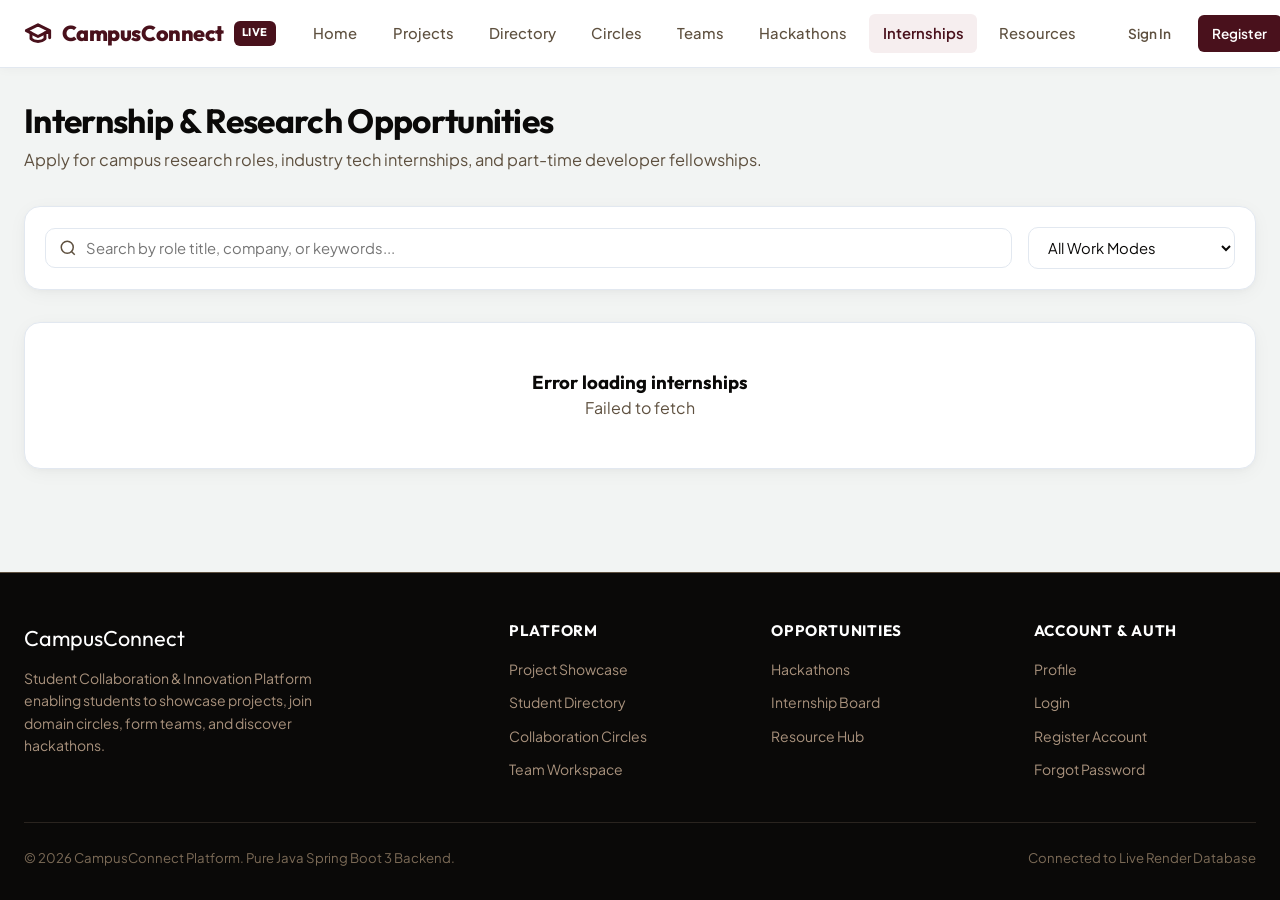
<file: frontend/internships.html>
<!DOCTYPE html>
<html lang="en">
<head>
  <meta charset="UTF-8">
  <meta name="viewport" content="width=device-width, initial-scale=1.0">
  <title>Internship Board – CampusConnect</title>
  <link rel="stylesheet" href="css/styles.css">
</head>
<body>

  <!-- Main Navigation Header -->
  <div id="main-nav"></div>

  <!-- Main Content Container -->
  <main class="main-content">

    <div class="page-header">
      <div>
        <h1 class="page-title">Internship & Research Opportunities</h1>
        <p class="page-subtitle">Apply for campus research roles, industry tech internships, and part-time developer fellowships.</p>
      </div>
    </div>

    <!-- Filter Bar -->
    <div class="filter-bar">
      <div class="search-input-wrapper">
        <svg width="18" height="18" viewBox="0 0 24 24" fill="none" stroke="currentColor" stroke-width="2">
          <circle cx="11" cy="11" r="8"/><line x1="21" y1="21" x2="16.65" y2="16.65"/>
        </svg>
        <input type="text" id="intern-search" class="form-control" placeholder="Search by role title, company, or keywords..." oninput="filterInternships()">
      </div>

      <div style="min-width: 180px;">
        <select id="intern-mode-filter" class="form-select" onchange="filterInternships()">
          <option value="">All Work Modes</option>
          <option value="Remote">Remote</option>
          <option value="Hybrid">Hybrid</option>
          <option value="On-Site">On-Site / Campus Lab</option>
        </select>
      </div>
    </div>

    <!-- Internships Grid -->
    <div class="grid grid-cols-2" id="internships-grid">
      <div style="grid-column: span 2; text-align: center; padding: 3rem; color: var(--stone-brown);">
        Loading internship postings...
      </div>
    </div>

  </main>

  <!-- Footer -->
  <div id="main-footer"></div>

  <!-- JavaScript dependencies -->
  <script src="js/config.js"></script>
  <script src="js/main.js"></script>
  <script>
    let internshipsList = [];

    document.addEventListener("DOMContentLoaded", () => {
      loadInternships();
    });

    async function loadInternships() {
      try {
        internshipsList = await apiGet("/api/internships");
        renderInternships(internshipsList);
      } catch (err) {
        document.getElementById("internships-grid").innerHTML = `
          <div class="card" style="grid-column: span 2; text-align: center; padding: 3rem;">
            <h3>Error loading internships</h3>
            <p style="color: var(--stone-brown);">${err.message}</p>
          </div>
        `;
      }
    }

    function renderInternships(list) {
      const grid = document.getElementById("internships-grid");
      if (!grid) return;

      if (!list || list.length === 0) {
        grid.innerHTML = `<div class="card" style="grid-column: span 2; text-align: center; padding: 3rem;">
          <h3>No internships found</h3>
          <p style="color: var(--stone-brown);">Check back soon for new openings.</p>
        </div>`;
        return;
      }

      grid.innerHTML = list.map(i => {
        const stipendFormatted = i.stipend ? `₹${Number(i.stipend).toLocaleString('en-IN')}/mo` : 'Competitive';

        return `
          <div class="card card-interactive" data-internship-id="${i.id}" style="display: flex; flex-direction: column;">
            <div style="display: flex; justify-content: space-between; align-items: flex-start; margin-bottom: 0.75rem;">
              <span class="badge badge-bordeaux">${i.mode || 'Remote'}</span>
              <span style="font-weight: 700; color: var(--night-bordeaux); font-size: 1.05rem;">${stipendFormatted}</span>
            </div>

            <h3 style="font-size: 1.25rem; margin-bottom: 0.25rem; color: var(--black);">${i.title}</h3>
            <div style="font-size: 0.9rem; font-weight: 600; color: var(--stone-brown); margin-bottom: 0.75rem;">
              🏢 ${i.company} • 📍 ${i.location || 'Campus / Remote'}
            </div>

            <p style="color: var(--stone-brown); font-size: 0.9rem; margin-bottom: 1.25rem; line-height: 1.5;">
              ${i.description}
            </p>

            <div style="font-size: 0.8rem; color: var(--stone-brown); margin-bottom: 1.25rem;">
              ⏱️ Duration: <strong>${i.duration || '3-6 Months'}</strong> • 📅 Deadline: <strong>${i.deadline || 'Rolling'}</strong>
            </div>

            <div style="display: flex; justify-content: space-between; align-items: center; border-top: 1px solid var(--border-color); padding-top: 0.85rem; margin-top: auto;">
              <span style="font-size: 0.825rem; color: var(--stone-brown);">Verified Partner</span>
              <a href="${i.applyUrl || '#'}" target="_blank" class="btn btn-sm btn-primary" onclick="handleApply('${i.title}')">
                Apply Now &rarr;
              </a>
            </div>
          </div>
        `;
      }).join('');
    }

    function filterInternships() {
      const search = document.getElementById("intern-search").value.toLowerCase();
      const mode = document.getElementById("intern-mode-filter").value;

      const filtered = internshipsList.filter(i => {
        const matchesSearch = (i.title && i.title.toLowerCase().includes(search)) ||
                              (i.company && i.company.toLowerCase().includes(search)) ||
                              (i.description && i.description.toLowerCase().includes(search));
        const matchesMode = !mode || (i.mode && i.mode.toLowerCase() === mode.toLowerCase());
        return matchesSearch && matchesMode;
      });

      renderInternships(filtered);
    }

    function handleApply(title) {
      showToast(`Redirecting to application for ${title}...`, "info");
    }
  </script>
</body>
</html>
</file>
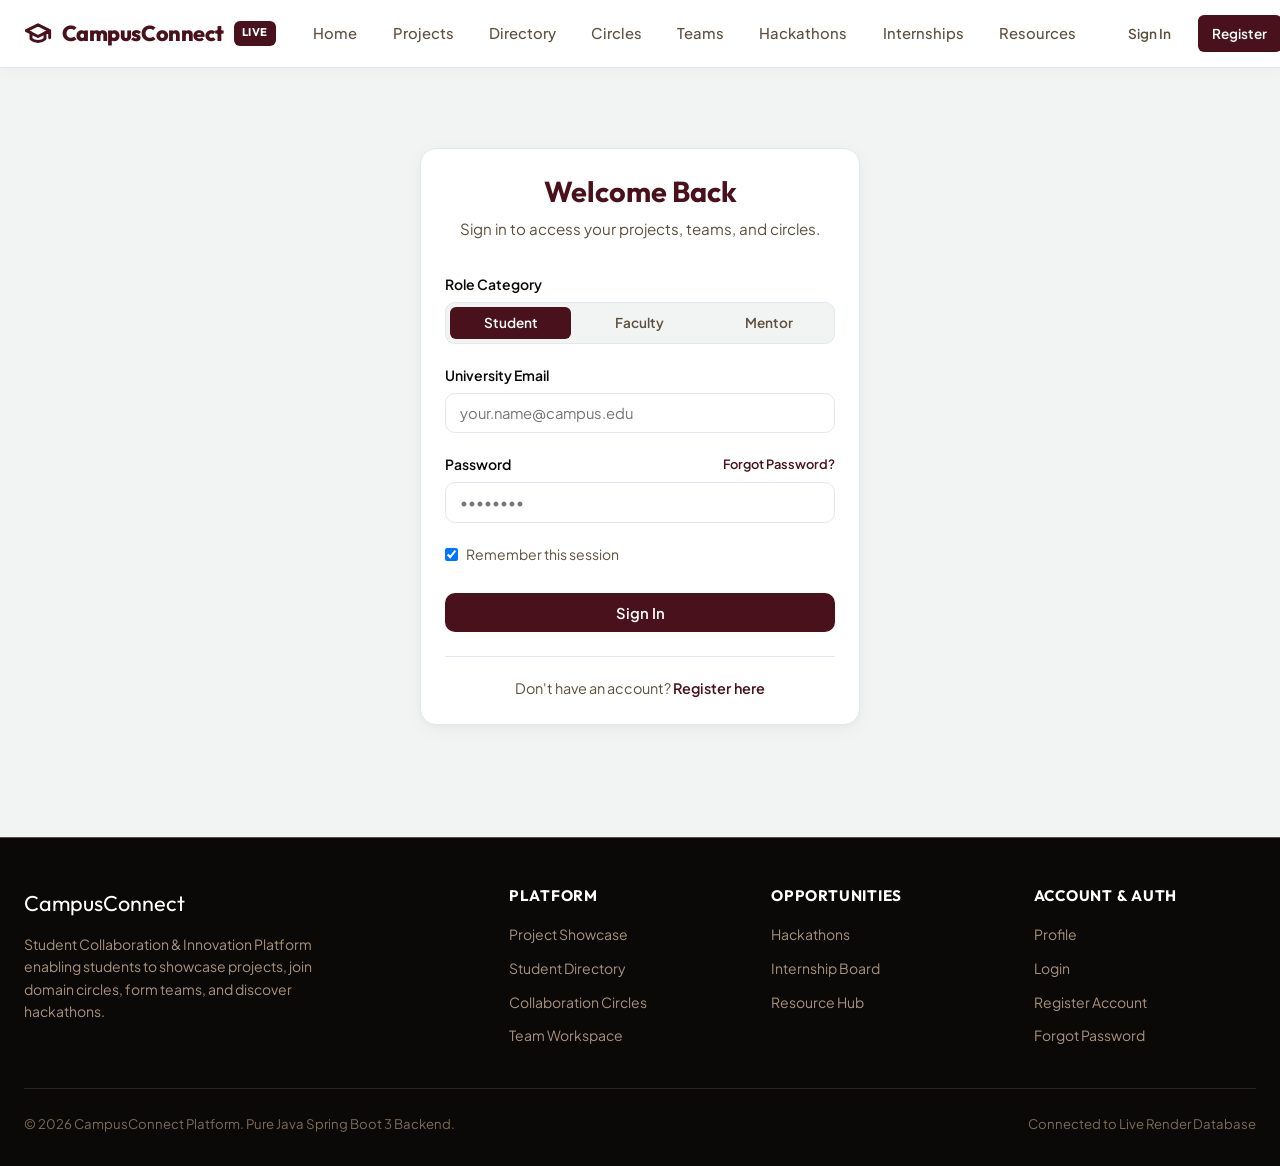
<file: frontend/login.html>
<!DOCTYPE html>
<html lang="en">
<head>
  <meta charset="UTF-8">
  <meta name="viewport" content="width=device-width, initial-scale=1.0">
  <title>Sign In – CampusConnect</title>
  <link rel="stylesheet" href="css/styles.css">
  <style>
    .auth-wrapper {
      max-width: 440px;
      margin: 3rem auto;
    }
  </style>
</head>
<body>

  <!-- Main Navigation Header -->
  <div id="main-nav"></div>

  <!-- Main Content Container -->
  <main class="main-content">
    <div class="auth-wrapper">
      <div class="card">
        <div style="text-align: center; margin-bottom: 2rem;">
          <h1 style="font-size: 1.8rem; color: var(--night-bordeaux); margin-bottom: 0.5rem;">Welcome Back</h1>
          <p style="color: var(--stone-brown); font-size: 0.95rem;">Sign in to access your projects, teams, and circles.</p>
        </div>

        <form id="login-form" onsubmit="handleLogin(event)">
          <!-- Account Type Selector -->
          <div class="form-group">
            <label class="form-label">Role Category</label>
            <div style="display: flex; gap: 0.5rem; background-color: var(--white-smoke); padding: 0.25rem; border-radius: var(--radius-md); border: 1px solid var(--border-color);">
              <button type="button" class="btn btn-sm btn-primary" style="flex: 1;" onclick="setRole(this, 'STUDENT')">Student</button>
              <button type="button" class="btn btn-sm btn-ghost" style="flex: 1;" onclick="setRole(this, 'TEACHER')">Faculty</button>
              <button type="button" class="btn btn-sm btn-ghost" style="flex: 1;" onclick="setRole(this, 'MENTOR')">Mentor</button>
            </div>
            <input type="hidden" id="selected-role" value="STUDENT">
          </div>

          <!-- University Email -->
          <div class="form-group">
            <label class="form-label" for="login-email">University Email</label>
            <input type="email" id="login-email" class="form-control" placeholder="your.name@campus.edu" required>
          </div>

          <!-- Password -->
          <div class="form-group">
            <div style="display: flex; justify-content: space-between; align-items: center; margin-bottom: 0.4rem;">
              <label class="form-label" for="login-password" style="margin-bottom: 0;">Password</label>
              <a href="forgot-password.html" style="font-size: 0.8rem; font-weight: 600;">Forgot Password?</a>
            </div>
            <input type="password" id="login-password" class="form-control" placeholder="••••••••" required>
          </div>

          <!-- Remember me -->
          <div class="form-group" style="display: flex; gap: 0.5rem; align-items: center;">
            <input type="checkbox" id="login-remember" checked>
            <label for="login-remember" style="font-size: 0.875rem; color: var(--stone-brown);">Remember this session</label>
          </div>

          <!-- Error container -->
          <div id="login-error" style="display: none; color: #dc2626; background: #fee2e2; padding: 0.75rem; border-radius: var(--radius-md); margin-bottom: 1rem; font-size: 0.875rem;"></div>

          <!-- Submit Button -->
          <button type="submit" id="login-submit-btn" class="btn btn-primary" style="width: 100%; margin-top: 0.5rem;">Sign In</button>
        </form>

        <div style="text-align: center; margin-top: 1.5rem; padding-top: 1.25rem; border-top: 1px solid var(--border-color); font-size: 0.9rem; color: var(--stone-brown);">
          Don't have an account? <a href="register.html" style="font-weight: 600;">Register here</a>
        </div>
      </div>
    </div>
  </main>

  <!-- Footer -->
  <div id="main-footer"></div>

  <!-- JavaScript dependencies -->
  <script src="js/config.js"></script>
  <script src="js/main.js"></script>
  <script>
    function setRole(btn, role) {
      const parent = btn.parentElement;
      parent.querySelectorAll('button').forEach(b => {
        b.className = 'btn btn-sm btn-ghost';
      });
      btn.className = 'btn btn-sm btn-primary';
      document.getElementById('selected-role').value = role;
    }

    async function handleLogin(e) {
      e.preventDefault();
      const email = document.getElementById("login-email").value.trim();
      const password = document.getElementById("login-password").value;
      const errorDiv = document.getElementById("login-error");
      const submitBtn = document.getElementById("login-submit-btn");

      errorDiv.style.display = "none";
      submitBtn.disabled = true;
      submitBtn.innerText = "Signing in...";

      try {
        const data = await apiPost("/api/auth/login", { email, password });
        setAuthToken(data.token);

        let userObj = {
          id: data.userId,
          email: data.email,
          username: data.username,
          role: data.role
        };

        // Attempt to fetch full profile
        try {
          const profile = await apiGet("/api/profiles/me");
          userObj.fullName = profile.fullName;
          userObj.avatarInitials = profile.avatarInitials;
          userObj.department = profile.department;
          userObj.yearOfStudy = profile.yearOfStudy;
        } catch (ignored) {}

        setStoredUser(userObj);
        showToast(`Welcome back, ${userObj.fullName || userObj.username}!`, "success");

        setTimeout(() => {
          if (data.role === "TEACHER" || data.role === "ADMIN" || data.role === "MENTOR") {
            window.location.href = "directory.html";
          } else {
            window.location.href = "profile.html";
          }
        }, 500);
      } catch (err) {
        errorDiv.innerText = err.message || "Invalid email or password. Please try again.";
        errorDiv.style.display = "block";
        submitBtn.disabled = false;
        submitBtn.innerText = "Sign In";
      }
    }
  </script>
</body>
</html>
</file>
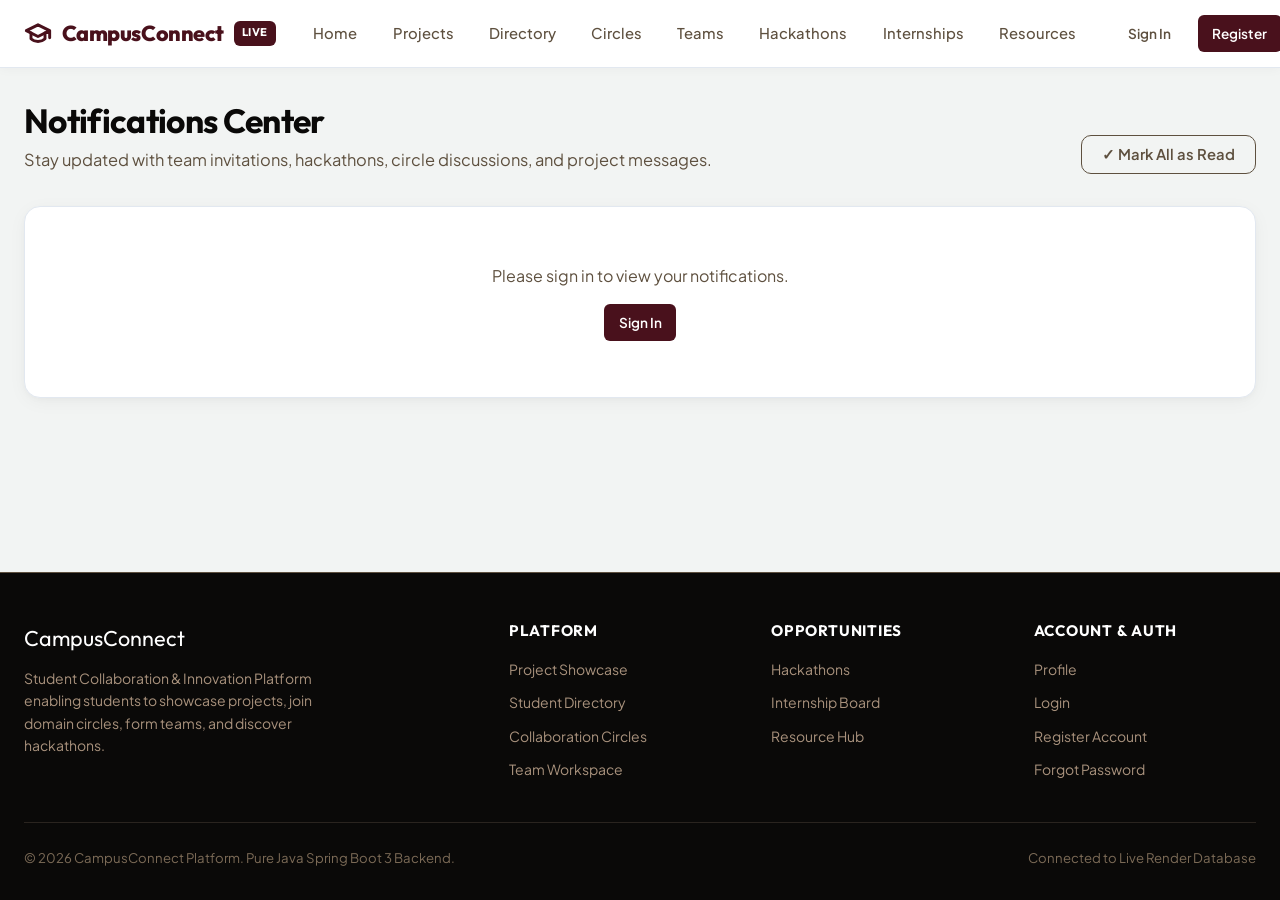
<file: frontend/notifications.html>
<!DOCTYPE html>
<html lang="en">
<head>
  <meta charset="UTF-8">
  <meta name="viewport" content="width=device-width, initial-scale=1.0">
  <title>Notifications Center – CampusConnect</title>
  <link rel="stylesheet" href="css/styles.css">
</head>
<body>

  <!-- Main Navigation Header -->
  <div id="main-nav"></div>

  <!-- Main Content Container -->
  <main class="main-content">

    <div class="page-header">
      <div>
        <h1 class="page-title">Notifications Center</h1>
        <p class="page-subtitle">Stay updated with team invitations, hackathons, circle discussions, and project messages.</p>
      </div>
      <button class="btn btn-outline" onclick="handleMarkAllRead()">
        ✓ Mark All as Read
      </button>
    </div>

    <!-- Notifications Stream Card -->
    <div class="card">
      <div id="notif-full-list" style="display: flex; flex-direction: column; gap: 0.75rem;">
        <div style="text-align: center; padding: 2rem; color: var(--stone-brown);">Loading notifications...</div>
      </div>
    </div>

  </main>

  <!-- Footer -->
  <div id="main-footer"></div>

  <!-- JavaScript dependencies -->
  <script src="js/config.js"></script>
  <script src="js/main.js"></script>
  <script>
    let notifsList = [];

    document.addEventListener("DOMContentLoaded", () => {
      loadNotifications();
    });

    async function loadNotifications() {
      const container = document.getElementById("notif-full-list");
      if (!getAuthToken()) {
        container.innerHTML = `
          <div style="text-align: center; padding: 2rem; color: var(--stone-brown);">
            <p style="margin-bottom: 1rem;">Please sign in to view your notifications.</p>
            <a href="login.html" class="btn btn-primary btn-sm">Sign In</a>
          </div>
        `;
        return;
      }

      try {
        notifsList = await apiGet("/api/notifications");
        renderFullNotifs(notifsList);
      } catch (err) {
        container.innerHTML = `<div style="text-align: center; padding: 2rem; color: #dc2626;">Error loading notifications: ${err.message}</div>`;
      }
    }

    function renderFullNotifs(list) {
      const container = document.getElementById("notif-full-list");
      if (!container) return;

      if (!list || list.length === 0) {
        container.innerHTML = `<div style="text-align: center; padding: 3rem; color: var(--stone-brown);">No notifications found. You're all caught up!</div>`;
        return;
      }

      container.innerHTML = list.map(n => `
        <div class="notification-item ${!n.read ? 'unread' : ''}" style="border: 1px solid var(--border-color); border-radius: var(--radius-md); cursor: pointer; transition: background-color 0.15s ease;" onclick="handleNotificationClick('${n.id}', '${n.targetEntityType || ''}', '${n.targetEntityId || ''}')">
          <div class="notification-icon">🔔</div>
          <div class="notification-content">
            <div style="display: flex; justify-content: space-between; align-items: center; margin-bottom: 0.25rem;">
              <strong style="font-size: 0.95rem; color: var(--black);">${n.targetEntityType ? n.targetEntityType + ' Update' : 'CampusConnect Alert'}</strong>
              <span class="notification-time">${formatTimeAgo(n.createdAt)}</span>
            </div>
            <div class="notification-text" style="color: var(--stone-brown);">${n.message}</div>
          </div>
          ${!n.read ? `<span class="badge badge-bordeaux" style="align-self: center; font-size: 0.7rem;">New</span>` : ''}
        </div>
      `).join('');
    }

    async function handleMarkAllRead() {
      try {
        await apiPost("/api/notifications/mark-all-read", {});
        notifsList.forEach(n => n.read = true);
        renderFullNotifs(notifsList);
        renderNavbar();
        showToast("All notifications marked as read", "info");
      } catch (err) {
        showToast("Failed to mark all as read", "error");
      }
    }
  </script>
</body>
</html>
</file>
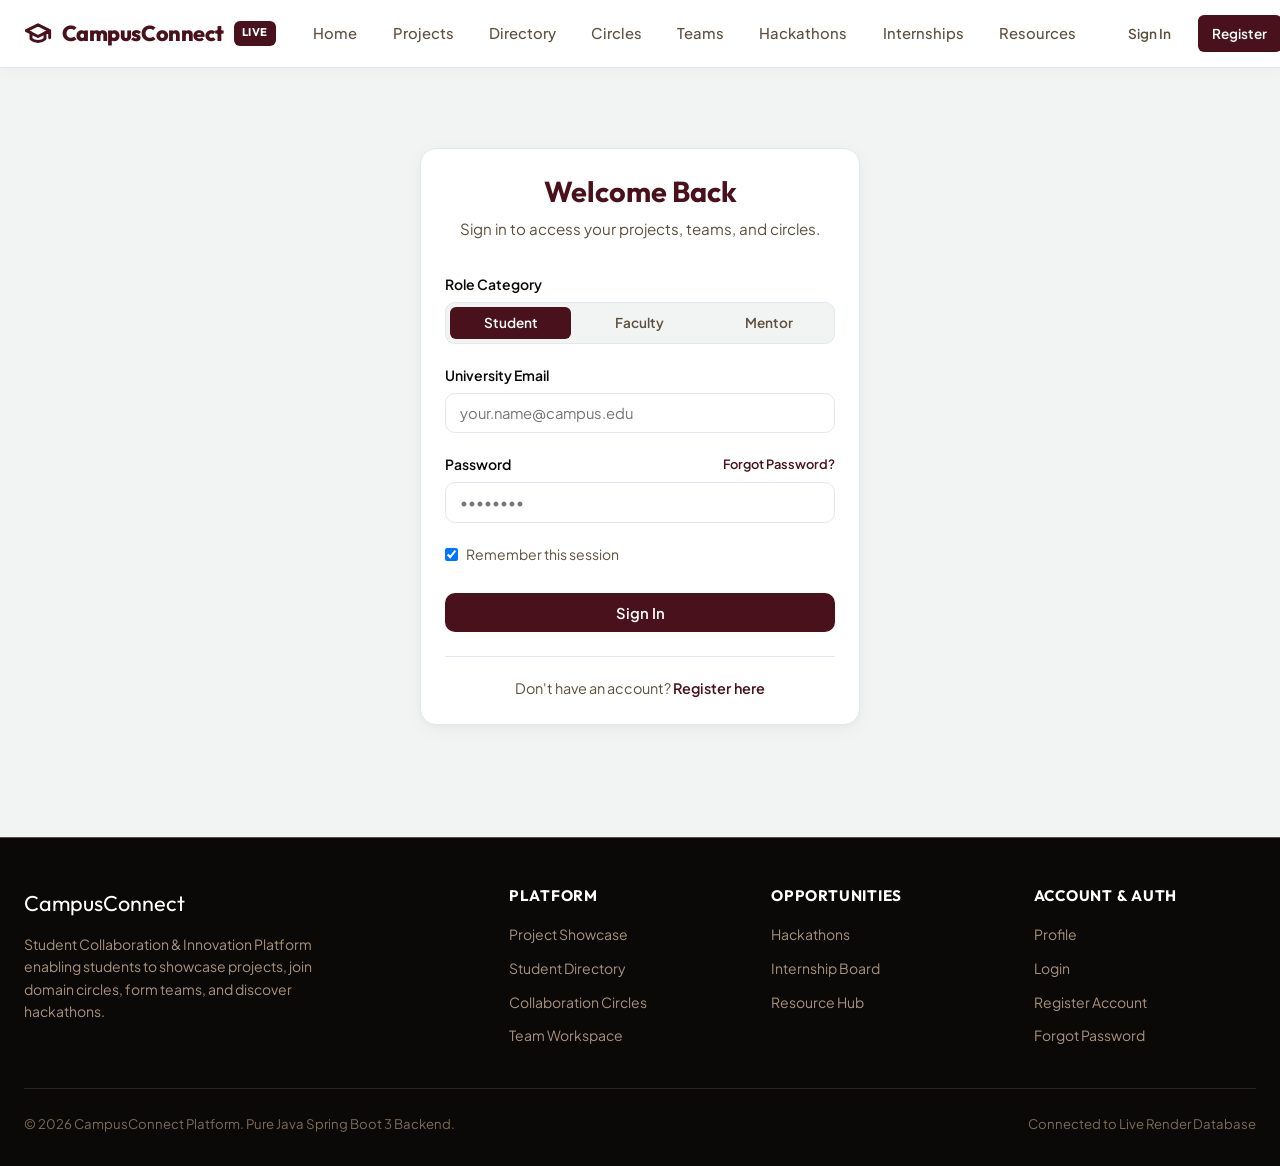
<file: frontend/profile.html>
<!DOCTYPE html>
<html lang="en">
<head>
  <meta charset="UTF-8">
  <meta name="viewport" content="width=device-width, initial-scale=1.0">
  <title>User Profile – CampusConnect</title>
  <link rel="stylesheet" href="css/styles.css">
  <style>
    .progress-bar-bg {
      background-color: var(--dusty-taupe-light);
      height: 10px;
      border-radius: var(--radius-full);
      overflow: hidden;
    }
    .progress-bar-fill {
      background-color: var(--night-bordeaux);
      height: 100%;
      border-radius: var(--radius-full);
      transition: width 0.3s ease;
    }
    .profile-avatar-xl {
      width: 90px;
      height: 90px;
      border-radius: var(--radius-full);
      background-color: var(--night-bordeaux);
      color: var(--white);
      font-size: 2.2rem;
      font-weight: 800;
      font-family: var(--font-heading);
      display: flex;
      align-items: center;
      justify-content: center;
      box-shadow: var(--card-shadow);
      border: 3px solid var(--white);
    }
  </style>
</head>
<body>

  <!-- Main Navigation Header -->
  <div id="main-nav"></div>

  <!-- Main Content Container -->
  <main class="main-content">

    <div class="page-header">
      <div>
        <h1 class="page-title" id="page-profile-title">User Profile</h1>
        <p class="page-subtitle">Manage your academic credentials, skills, external links, and projects.</p>
      </div>
      <button class="btn btn-primary" id="profile-edit-btn" onclick="toggleEditMode()">
        ✏️ Edit Profile
      </button>
    </div>

    <div class="grid grid-cols-3" style="align-items: start;">

      <!-- Left Col: Profile Overview Card -->
      <div class="card" style="grid-column: span 1;">
        <div style="text-align: center; margin-bottom: 1.5rem;">
          <div style="display: flex; justify-content: center; margin-bottom: 1rem;">
            <div class="profile-avatar-xl" id="view-avatar">CC</div>
          </div>
          <h2 id="view-name" style="font-size: 1.4rem;">Loading...</h2>
          <p id="view-email" style="color: var(--stone-brown); font-size: 0.85rem; margin-bottom: 0.25rem;"></p>
          <p id="view-dept" style="color: var(--stone-brown); font-size: 0.9rem; font-weight: 600;">Department</p>
          <span class="badge badge-bordeaux" id="view-year" style="margin-top: 0.5rem;">Student</span>
        </div>

        <!-- Profile Completion Metric -->
        <div style="background-color: var(--night-bordeaux-light); border: 1px solid var(--dusty-taupe-light); padding: 1rem; border-radius: var(--radius-md); margin-bottom: 1.5rem;">
          <div style="display: flex; justify-content: space-between; align-items: center; margin-bottom: 0.5rem; font-size: 0.85rem; font-weight: 700; color: var(--night-bordeaux);">
            <span>Profile Status</span>
            <span id="completion-text">Active</span>
          </div>
          <div class="progress-bar-bg">
            <div class="progress-bar-fill" id="completion-bar" style="width: 100%;"></div>
          </div>
          <p style="font-size: 0.775rem; color: var(--stone-brown); margin-top: 0.4rem;" id="role-badge-text">Verified Account</p>
        </div>

        <!-- Social & Code Links -->
        <div style="border-top: 1px solid var(--border-color); padding-top: 1rem;">
          <h4 style="font-size: 0.85rem; text-transform: uppercase; color: var(--stone-brown); margin-bottom: 0.75rem; letter-spacing: 0.05em;">External Links</h4>
          <div style="display: flex; flex-direction: column; gap: 0.6rem; font-size: 0.9rem;">
            <a href="#" target="_blank" id="view-github" style="display: flex; align-items: center; gap: 0.5rem;">
              🐙 GitHub Repository
            </a>
            <a href="#" target="_blank" id="view-linkedin" style="display: flex; align-items: center; gap: 0.5rem;">
              💼 LinkedIn Profile
            </a>
          </div>
        </div>

        <!-- Student Resume Section -->
        <div id="profile-resume-section" style="border-top: 1px solid var(--border-color); padding-top: 1.25rem; margin-top: 1.25rem;">
          <h4 style="font-size: 0.85rem; text-transform: uppercase; color: var(--stone-brown); margin-bottom: 0.75rem; letter-spacing: 0.05em;">Curriculum Vitae / Resume</h4>
          <div id="resume-container">
            <!-- Dynamically populated -->
          </div>
          <input type="file" id="resume-file-input" accept=".pdf,.doc,.docx,application/pdf,application/msword,application/vnd.openxmlformats-officedocument.wordprocessingml.document" style="display: none;" onchange="handleResumeFileSelected(event)">
        </div>
      </div>

      <!-- Right Col: Profile View / Edit Form -->
      <div class="card" style="grid-column: span 2;">

        <!-- View Mode Panel -->
        <div id="view-mode-panel">
          <div style="margin-bottom: 2rem;">
            <h3 style="font-size: 1.15rem; margin-bottom: 0.75rem; color: var(--black);">About / Bio</h3>
            <p id="view-bio" style="color: var(--stone-brown); line-height: 1.6; font-size: 0.95rem;">
              No bio provided yet. Click 'Edit Profile' to add your introduction.
            </p>
          </div>

          <div style="margin-bottom: 2rem;">
            <h3 style="font-size: 1.15rem; margin-bottom: 0.75rem; color: var(--black);">Skills & Expertise</h3>
            <div style="display: flex; gap: 0.5rem; flex-wrap: wrap;" id="view-skills-chips">
              <span class="badge badge-taupe">General</span>
            </div>
          </div>

          <div>
            <h3 style="font-size: 1.15rem; margin-bottom: 0.75rem; color: var(--black);">Academic Details</h3>
            <div style="background-color: var(--white-smoke); border-radius: var(--radius-md); padding: 1.25rem; border: 1px solid var(--border-color); display: grid; grid-template-columns: 1fr 1fr; gap: 1rem;">
              <div>
                <div style="font-size: 0.75rem; text-transform: uppercase; color: var(--stone-brown); font-weight: 700;">Department</div>
                <div id="view-dept-detail" style="font-weight: 600; font-size: 0.95rem; color: var(--black);">--</div>
              </div>
              <div>
                <div style="font-size: 0.75rem; text-transform: uppercase; color: var(--stone-brown); font-weight: 700;">Year / Designation</div>
                <div id="view-year-detail" style="font-weight: 600; font-size: 0.95rem; color: var(--black);">--</div>
              </div>
            </div>
          </div>
        </div>

        <!-- Edit Mode Form -->
        <form id="edit-mode-form" style="display: none;" onsubmit="saveProfileChanges(event)">
          <h3 style="font-size: 1.2rem; margin-bottom: 1.5rem; color: var(--night-bordeaux);">Edit Profile Information</h3>

          <div style="display: grid; grid-template-columns: 1fr 1fr; gap: 1rem;">
            <div class="form-group">
              <label class="form-label" for="edit-name">Full Name *</label>
              <input type="text" id="edit-name" class="form-control" required>
            </div>
            <div class="form-group">
              <label class="form-label" for="edit-dept">Department / Domain</label>
              <input type="text" id="edit-dept" class="form-control">
            </div>
          </div>

          <div class="form-group">
            <label class="form-label" for="edit-year">Year of Study / Graduation Year / Title</label>
            <input type="text" id="edit-year" class="form-control" placeholder="e.g. Class of 2027 or Professor">
          </div>

          <div class="form-group">
            <label class="form-label" for="edit-skills">Skills / Areas of Focus (comma separated)</label>
            <input type="text" id="edit-skills" class="form-control" placeholder="e.g. Java, Python, React, Cloud">
          </div>

          <div class="form-group">
            <label class="form-label" for="edit-bio">About & Bio</label>
            <textarea id="edit-bio" class="form-control" rows="3" placeholder="Share your passions, background, and interests..."></textarea>
          </div>

          <div style="display: grid; grid-template-columns: 1fr 1fr; gap: 1rem;">
            <div class="form-group">
              <label class="form-label" for="edit-github">GitHub URL</label>
              <input type="url" id="edit-github" class="form-control" placeholder="https://github.com/username">
            </div>
            <div class="form-group">
              <label class="form-label" for="edit-linkedin">LinkedIn URL</label>
              <input type="url" id="edit-linkedin" class="form-control" placeholder="https://linkedin.com/in/username">
            </div>
          </div>

          <div style="display: flex; gap: 1rem; justify-content: flex-end; margin-top: 1.5rem;">
            <button type="button" class="btn btn-outline" onclick="toggleEditMode()">Cancel</button>
            <button type="submit" id="save-profile-btn" class="btn btn-primary">Save Changes</button>
          </div>
        </form>

      </div>

    </div>

  </main>

  <!-- Footer -->
  <div id="main-footer"></div>

  <!-- JavaScript dependencies -->
  <script src="js/config.js"></script>
  <script src="js/main.js"></script>
  <script>
    let isEditing = false;
    let currentProfile = null;

    document.addEventListener("DOMContentLoaded", () => {
      loadProfile();
    });

    async function loadProfile() {
      const urlParams = new URLSearchParams(window.location.search);
      const userIdParam = urlParams.get("userId");

      const token = getAuthToken();
      if (!token && !userIdParam) {
        window.location.href = "login.html";
        return;
      }

      try {
        if (userIdParam) {
          currentProfile = await apiGet(`/api/profiles/${userIdParam}`);
          // Disable edit button for other users' profiles
          const storedUser = getStoredUser();
          if (!storedUser || storedUser.id != userIdParam) {
            const editBtn = document.getElementById("profile-edit-btn");
            if (editBtn) editBtn.style.display = "none";
          }
        } else {
          currentProfile = await apiGet("/api/profiles/me");
        }

        renderProfileData(currentProfile);
      } catch (err) {
        showToast(err.message || "Could not load profile", "error");
      }
    }

    function renderProfileData(p) {
      if (!p) return;

      const initials = p.avatarInitials || (p.fullName ? p.fullName.substring(0, 2).toUpperCase() : "CC");
      document.getElementById("view-avatar").innerText = initials;
      document.getElementById("view-name").innerText = p.fullName || (p.user ? p.user.username : "Student");
      document.getElementById("view-email").innerText = p.user ? p.user.email : "";
      document.getElementById("view-dept").innerText = p.department || "General";
      document.getElementById("view-year").innerText = p.yearOfStudy || (p.user ? p.user.role : "Student");

      document.getElementById("view-dept-detail").innerText = p.department || "Not specified";
      document.getElementById("view-year-detail").innerText = p.yearOfStudy || (p.user ? p.user.role : "Student");
      document.getElementById("view-bio").innerText = p.bio || "No bio provided yet.";

      // Skills chips
      const skillsContainer = document.getElementById("view-skills-chips");
      if (p.skills) {
        const skillsArr = p.skills.split(",").map(s => s.trim()).filter(Boolean);
        skillsContainer.innerHTML = skillsArr.map(s => `<span class="badge badge-taupe">${s}</span>`).join("");
      } else {
        skillsContainer.innerHTML = `<span class="badge badge-taupe">General</span>`;
      }

      // External links
      const gh = document.getElementById("view-github");
      const li = document.getElementById("view-linkedin");
      if (p.githubUrl) {
        gh.href = p.githubUrl;
        gh.style.display = "flex";
      } else {
        gh.href = "#";
      }
      if (p.linkedinUrl) {
        li.href = p.linkedinUrl;
        li.style.display = "flex";
      } else {
        li.href = "#";
      }

      // Populate edit form
      document.getElementById("edit-name").value = p.fullName || "";
      document.getElementById("edit-dept").value = p.department || "";
      document.getElementById("edit-year").value = p.yearOfStudy || "";
      document.getElementById("edit-skills").value = p.skills || "";
      document.getElementById("edit-bio").value = p.bio || "";
      document.getElementById("edit-github").value = p.githubUrl || "";
      document.getElementById("edit-linkedin").value = p.linkedinUrl || "";

      // Render Resume Section
      renderResumeSection(p);
    }

    function renderResumeSection(p) {
      const container = document.getElementById("resume-container");
      if (!container) return;

      const urlParams = new URLSearchParams(window.location.search);
      const userIdParam = urlParams.get("userId");
      const storedUser = getStoredUser();
      const isViewingOther = userIdParam && storedUser && storedUser.id != userIdParam;
      const isPrivileged = storedUser && (storedUser.role === 'ADMIN' || storedUser.role === 'TEACHER' || storedUser.role === 'MENTOR');

      const hasResume = p.resumeFileName && p.resumeFileName.trim().length > 0;

      if (isViewingOther) {
        if (hasResume && isPrivileged) {
          container.innerHTML = `
            <div style="background: var(--white-smoke); border: 1px solid var(--border-color); border-radius: var(--radius-sm); padding: 0.75rem; font-size: 0.85rem; margin-bottom: 0.5rem;">
              <div style="font-weight: 600; color: var(--black); margin-bottom: 0.4rem; overflow: hidden; text-overflow: ellipsis; white-space: nowrap;">
                📄 ${p.resumeFileName}
              </div>
              <button type="button" class="btn btn-sm btn-primary" style="width: 100%; font-size: 0.8rem;" onclick="downloadResumeAsAdmin(${p.id}, '${p.resumeFileName}')">
                📥 Download Student Resume
              </button>
            </div>
          `;
        } else if (hasResume) {
          container.innerHTML = `
            <p style="font-size: 0.85rem; color: var(--stone-brown); margin: 0;">
              📄 Resume uploaded (Confidential)
            </p>
          `;
        } else {
          container.innerHTML = `
            <p style="font-size: 0.85rem; color: var(--stone-brown); margin: 0;">
              No resume uploaded.
            </p>
          `;
        }
        return;
      }

      // Own profile view
      if (hasResume) {
        container.innerHTML = `
          <div style="background: var(--white-smoke); border: 1px solid var(--border-color); border-radius: var(--radius-sm); padding: 0.75rem; font-size: 0.85rem; margin-bottom: 0.5rem;">
            <div style="display: flex; align-items: center; gap: 0.4rem; font-weight: 600; color: var(--black); margin-bottom: 0.6rem; overflow: hidden; text-overflow: ellipsis; white-space: nowrap;">
              <span>📄</span>
              <span title="${p.resumeFileName}" style="overflow: hidden; text-overflow: ellipsis; white-space: nowrap;">${p.resumeFileName}</span>
            </div>
            <div style="display: flex; flex-direction: column; gap: 0.4rem;">
              <button type="button" class="btn btn-sm btn-primary" style="width: 100%; font-size: 0.8rem;" onclick="downloadMyResume()">
                📥 Download Resume
              </button>
              <button type="button" class="btn btn-sm btn-outline" style="width: 100%; font-size: 0.8rem;" onclick="triggerResumeUpload()">
                🔄 Replace Resume
              </button>
            </div>
          </div>
        `;
      } else {
        container.innerHTML = `
          <div style="font-size: 0.85rem; color: var(--stone-brown); margin-bottom: 0.6rem;">
            No resume uploaded yet (PDF, DOC, DOCX up to 5MB).
          </div>
          <button type="button" class="btn btn-sm btn-primary" style="width: 100%; font-size: 0.8rem;" onclick="triggerResumeUpload()">
            📄 Upload Resume
          </button>
        `;
      }
    }

    function triggerResumeUpload() {
      const input = document.getElementById("resume-file-input");
      if (input) {
        input.value = "";
        input.click();
      }
    }

    async function handleResumeFileSelected(e) {
      const file = e.target.files && e.target.files[0];
      if (!file) return;

      const allowedExts = [".pdf", ".doc", ".docx"];
      const fileName = file.name.toLowerCase();
      const isValidExt = allowedExts.some(ext => fileName.endsWith(ext));

      if (!isValidExt) {
        showToast("Only PDF, DOC, and DOCX files are allowed.", "error");
        return;
      }

      if (file.size > 5 * 1024 * 1024) {
        showToast("File exceeds the maximum 5MB size limit.", "error");
        return;
      }

      const formData = new FormData();
      formData.append("file", file);

      showToast("Uploading resume...", "info");

      try {
        const response = await fetch(`${API_BASE_URL}/api/profiles/resume`, {
          method: "POST",
          headers: {
            "Authorization": `Bearer ${getAuthToken()}`
          },
          body: formData
        });

        if (!response.ok) {
          const errData = await response.json().catch(() => ({}));
          throw new Error(errData.error || errData.message || "Failed to upload resume");
        }

        const updatedProfile = await response.json();
        currentProfile = updatedProfile;
        renderResumeSection(updatedProfile);
        showToast("Resume uploaded successfully! 🎉", "success");
      } catch (err) {
        showToast(err.message || "Upload failed. Please try again.", "error");
      }
    }

    async function downloadMyResume() {
      try {
        const response = await fetch(`${API_BASE_URL}/api/profiles/resume/download`, {
          headers: authHeaders()
        });

        if (!response.ok) {
          throw new Error("Could not download resume");
        }

        const blob = await response.blob();
        const filename = (currentProfile && currentProfile.resumeFileName) ? currentProfile.resumeFileName : "resume.pdf";

        const url = window.URL.createObjectURL(blob);
        const a = document.createElement("a");
        a.style.display = "none";
        a.href = url;
        a.download = filename;
        document.body.appendChild(a);
        a.click();
        window.URL.revokeObjectURL(url);
        document.body.removeChild(a);
        showToast("Resume download started!", "success");
      } catch (err) {
        showToast(err.message || "Failed to download resume", "error");
      }
    }

    async function downloadResumeAsAdmin(profileId, defaultFileName) {
      try {
        const response = await fetch(`${API_BASE_URL}/api/admin/students/${profileId}/resume/download`, {
          headers: authHeaders()
        });

        if (!response.ok) {
          throw new Error("Could not download student resume");
        }

        const blob = await response.blob();
        const filename = defaultFileName || "student_resume.pdf";

        const url = window.URL.createObjectURL(blob);
        const a = document.createElement("a");
        a.style.display = "none";
        a.href = url;
        a.download = filename;
        document.body.appendChild(a);
        a.click();
        window.URL.revokeObjectURL(url);
        document.body.removeChild(a);
        showToast("Student resume download started!", "success");
      } catch (err) {
        showToast(err.message || "Failed to download student resume", "error");
      }
    }

    function toggleEditMode() {
      isEditing = !isEditing;
      const viewPanel = document.getElementById("view-mode-panel");
      const editForm = document.getElementById("edit-mode-form");
      const editBtn = document.getElementById("profile-edit-btn");

      if (isEditing) {
        viewPanel.style.display = "none";
        editForm.style.display = "block";
        editBtn.innerHTML = "❌ Cancel Editing";
        editBtn.className = "btn btn-outline";
      } else {
        viewPanel.style.display = "block";
        editForm.style.display = "none";
        editBtn.innerHTML = "✏️ Edit Profile";
        editBtn.className = "btn btn-primary";
      }
    }

    async function saveProfileChanges(e) {
      e.preventDefault();
      const saveBtn = document.getElementById("save-profile-btn");
      saveBtn.disabled = true;
      saveBtn.innerText = "Saving...";

      const fullName = document.getElementById("edit-name").value.trim();
      const department = document.getElementById("edit-dept").value.trim();
      const yearOfStudy = document.getElementById("edit-year").value.trim();
      const skills = document.getElementById("edit-skills").value.trim();
      const bio = document.getElementById("edit-bio").value.trim();
      const githubUrl = document.getElementById("edit-github").value.trim();
      const linkedinUrl = document.getElementById("edit-linkedin").value.trim();

      try {
        const updated = await apiPut("/api/profiles/me", {
          fullName,
          department,
          yearOfStudy,
          skills,
          bio,
          githubUrl,
          linkedinUrl
        });

        currentProfile = updated;
        renderProfileData(updated);

        // Update stored user cache
        const storedUser = getStoredUser();
        if (storedUser) {
          storedUser.fullName = fullName;
          storedUser.department = department;
          storedUser.avatarInitials = fullName.length >= 2 ? fullName.substring(0, 2).toUpperCase() : storedUser.username.substring(0, 2).toUpperCase();
          setStoredUser(storedUser);
          renderNavbar();
        }

        toggleEditMode();
        showToast("Profile updated successfully!", "success");
      } catch (err) {
        showToast(err.message || "Failed to update profile", "error");
      } finally {
        saveBtn.disabled = false;
        saveBtn.innerText = "Save Changes";
      }
    }
  </script>
</body>
</html>
</file>
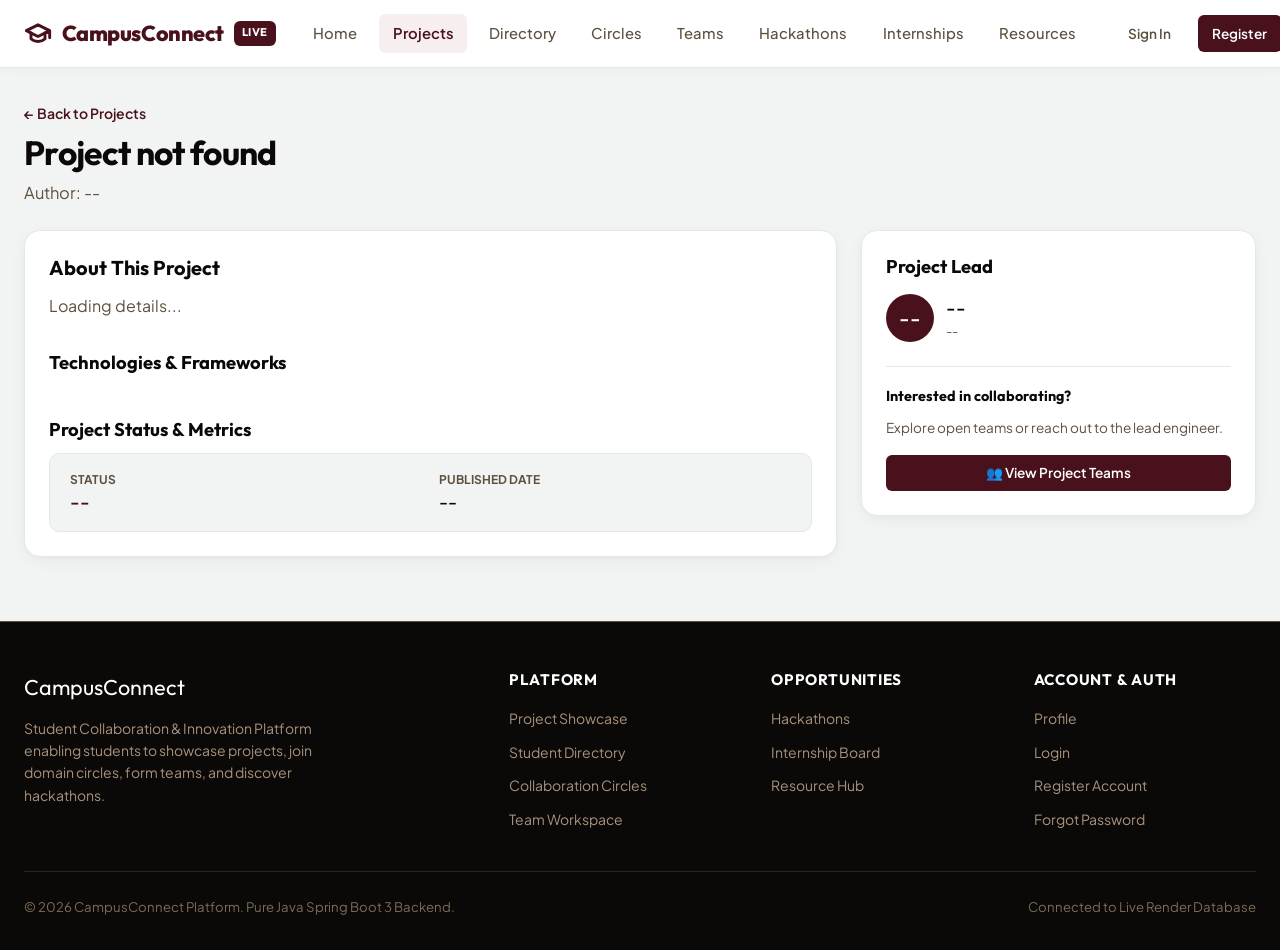
<file: frontend/project-detail.html>
<!DOCTYPE html>
<html lang="en">
<head>
  <meta charset="UTF-8">
  <meta name="viewport" content="width=device-width, initial-scale=1.0">
  <title>Project Details – CampusConnect</title>
  <link rel="stylesheet" href="css/styles.css">
</head>
<body>

  <!-- Main Navigation Header -->
  <div id="main-nav"></div>

  <!-- Main Content Container -->
  <main class="main-content">

    <div class="page-header" style="margin-bottom: 1.5rem;">
      <div>
        <a href="projects.html" style="font-weight: 600; font-size: 0.875rem; color: var(--night-bordeaux); display: inline-block; margin-bottom: 0.5rem;">&larr; Back to Projects</a>
        <h1 class="page-title" id="prj-detail-title">Loading project...</h1>
        <p class="page-subtitle" id="prj-detail-owner">Author: --</p>
      </div>
      <div>
        <a href="#" id="prj-repo-btn" target="_blank" class="btn btn-outline" style="display: none;">
          🐙 View GitHub Repository
        </a>
      </div>
    </div>

    <div class="grid grid-cols-3" style="align-items: start;">
      <!-- Left 2 Cols: Main Project Info -->
      <div class="card" style="grid-column: span 2;">
        <div style="margin-bottom: 2rem;">
          <h3 style="font-size: 1.25rem; color: var(--black); margin-bottom: 0.75rem;">About This Project</h3>
          <p id="prj-detail-desc" style="color: var(--stone-brown); font-size: 1rem; line-height: 1.7;">
            Loading details...
          </p>
        </div>

        <div style="margin-bottom: 2rem;">
          <h3 style="font-size: 1.15rem; color: var(--black); margin-bottom: 0.75rem;">Technologies & Frameworks</h3>
          <div style="display: flex; gap: 0.5rem; flex-wrap: wrap;" id="prj-tech-stack">
            <!-- Chips -->
          </div>
        </div>

        <div>
          <h3 style="font-size: 1.15rem; color: var(--black); margin-bottom: 0.75rem;">Project Status & Metrics</h3>
          <div style="background-color: var(--white-smoke); border-radius: var(--radius-md); padding: 1rem 1.25rem; border: 1px solid var(--border-color); display: grid; grid-template-columns: 1fr 1fr; gap: 1rem;">
            <div>
              <div style="font-size: 0.75rem; text-transform: uppercase; color: var(--stone-brown); font-weight: 700;">Status</div>
              <div id="prj-status-val" style="font-weight: 700; color: var(--night-bordeaux);">--</div>
            </div>
            <div>
              <div style="font-size: 0.75rem; text-transform: uppercase; color: var(--stone-brown); font-weight: 700;">Published Date</div>
              <div id="prj-created-val" style="font-weight: 600; color: var(--black);">--</div>
            </div>
          </div>
        </div>
      </div>

      <!-- Right Col: Team / Project Lead -->
      <div class="card" style="grid-column: span 1;">
        <h3 style="font-size: 1.15rem; color: var(--black); margin-bottom: 1rem;">Project Lead</h3>
        <div style="display: flex; align-items: center; gap: 0.75rem; margin-bottom: 1.5rem;" id="prj-owner-card">
          <div style="width: 48px; height: 48px; border-radius: 50%; background: var(--night-bordeaux); color: var(--white); font-weight: 700; display: flex; align-items: center; justify-content: center; font-size: 1.1rem;" id="prj-owner-avatar">
            --
          </div>
          <div>
            <div id="prj-owner-name" style="font-weight: 700; color: var(--black);">--</div>
            <div id="prj-owner-email" style="font-size: 0.8rem; color: var(--stone-brown);">--</div>
          </div>
        </div>

        <div style="border-top: 1px solid var(--border-color); padding-top: 1.25rem;">
          <h4 style="font-size: 0.9rem; margin-bottom: 0.75rem; color: var(--black);">Interested in collaborating?</h4>
          <p style="font-size: 0.85rem; color: var(--stone-brown); margin-bottom: 1rem;">
            Explore open teams or reach out to the lead engineer.
          </p>
          <a href="teams.html" class="btn btn-sm btn-primary" style="width: 100%; text-align: center;">
            👥 View Project Teams
          </a>
        </div>
      </div>
    </div>

  </main>

  <!-- Footer -->
  <div id="main-footer"></div>

  <!-- JavaScript dependencies -->
  <script src="js/config.js"></script>
  <script src="js/main.js"></script>
  <script>
    document.addEventListener("DOMContentLoaded", () => {
      loadProjectDetail();
    });

    async function loadProjectDetail() {
      const params = new URLSearchParams(window.location.search);
      const id = params.get("id");

      if (!id) {
        document.getElementById("prj-detail-title").innerText = "Project not found";
        return;
      }

      try {
        const p = await apiGet(`/api/projects/${id}`);
        document.getElementById("prj-detail-title").innerText = p.title;
        document.getElementById("prj-detail-desc").innerText = p.description;
        document.getElementById("prj-status-val").innerText = p.status || "ACTIVE";
        document.getElementById("prj-created-val").innerText = formatTimeAgo(p.createdAt);

        const owner = p.owner ? p.owner.username : "Campus Student";
        document.getElementById("prj-detail-owner").innerText = `Created by @${owner}`;
        document.getElementById("prj-owner-name").innerText = owner;
        document.getElementById("prj-owner-email").innerText = p.owner ? p.owner.email : "";
        document.getElementById("prj-owner-avatar").innerText = owner.substring(0, 2).toUpperCase();

        if (p.githubUrl) {
          const btn = document.getElementById("prj-repo-btn");
          btn.href = p.githubUrl;
          btn.style.display = "inline-flex";
        }

        const stack = p.techStack ? p.techStack.split(',').map(s => s.trim()).filter(Boolean) : [];
        document.getElementById("prj-tech-stack").innerHTML = stack.map(s => `<span class="badge badge-taupe">${s}</span>`).join('');
      } catch (err) {
        document.getElementById("prj-detail-title").innerText = "Error loading project";
        document.getElementById("prj-detail-desc").innerText = err.message;
      }
    }
  </script>
</body>
</html>
</file>
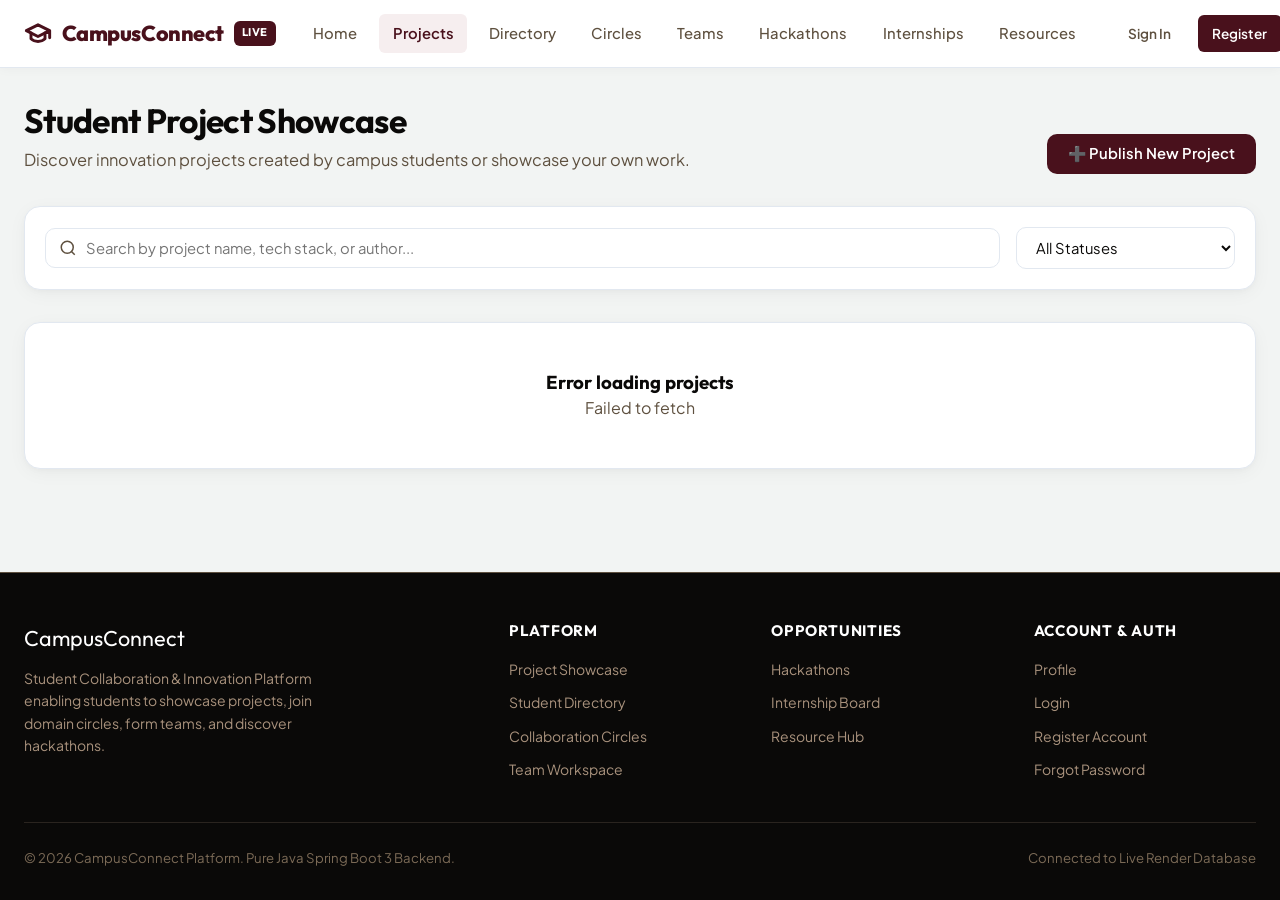
<file: frontend/projects.html>
<!DOCTYPE html>
<html lang="en">
<head>
  <meta charset="UTF-8">
  <meta name="viewport" content="width=device-width, initial-scale=1.0">
  <title>Project Showcase – CampusConnect</title>
  <link rel="stylesheet" href="css/styles.css">
</head>
<body>

  <!-- Main Navigation Header -->
  <div id="main-nav"></div>

  <!-- Main Content Container -->
  <main class="main-content">

    <div class="page-header">
      <div>
        <h1 class="page-title">Student Project Showcase</h1>
        <p class="page-subtitle">Discover innovation projects created by campus students or showcase your own work.</p>
      </div>
      <button class="btn btn-primary" onclick="openAddProjectModal()">
        ➕ Publish New Project
      </button>
    </div>

    <!-- Search & Filter Bar -->
    <div class="filter-bar">
      <div class="search-input-wrapper">
        <svg width="18" height="18" viewBox="0 0 24 24" fill="none" stroke="currentColor" stroke-width="2">
          <circle cx="11" cy="11" r="8"/><line x1="21" y1="21" x2="16.65" y2="16.65"/>
        </svg>
        <input type="text" id="project-search" class="form-control" placeholder="Search by project name, tech stack, or author..." oninput="filterProjects()">
      </div>

      <div style="min-width: 180px;">
        <select id="status-filter" class="form-select" onchange="filterProjects()">
          <option value="">All Statuses</option>
          <option value="ACTIVE">Active / In Development</option>
          <option value="COMPLETED">Completed</option>
          <option value="ARCHIVED">Archived</option>
        </select>
      </div>
    </div>

    <!-- Projects Showcase Grid -->
    <div class="grid grid-cols-2" id="projects-grid">
      <div style="grid-column: span 2; text-align: center; padding: 3rem; color: var(--stone-brown);">
        Loading live projects...
      </div>
    </div>

  </main>

  <!-- Add Project Modal -->
  <div class="modal-backdrop" id="add-project-modal">
    <div class="modal-dialog">
      <div class="modal-header">
        <h3 class="modal-title">Publish New Student Project</h3>
        <button class="modal-close" data-modal-close>&times;</button>
      </div>
      <form id="add-project-form" onsubmit="handleAddProject(event)">
        <div class="modal-body">
          <div class="form-group">
            <label class="form-label" for="prj-title">Project Title *</label>
            <input type="text" id="prj-title" class="form-control" placeholder="e.g. CampusConnect Platform" required>
          </div>

          <div class="form-group">
            <label class="form-label" for="prj-status">Project Status</label>
            <select id="prj-status" class="form-select">
              <option value="ACTIVE">Active / In Development</option>
              <option value="COMPLETED">Completed</option>
            </select>
          </div>

          <div class="form-group">
            <label class="form-label" for="prj-desc">Project Description *</label>
            <textarea id="prj-desc" class="form-control" rows="3" placeholder="Explain the problem solved and core features..." required></textarea>
          </div>

          <div class="form-group">
            <label class="form-label" for="prj-stack">Technologies Used (comma separated) *</label>
            <input type="text" id="prj-stack" class="form-control" placeholder="e.g. Java, Spring Boot, React, PostgreSQL, Docker" required>
          </div>

          <div class="form-group">
            <label class="form-label" for="prj-repo">GitHub Repository URL</label>
            <input type="url" id="prj-repo" class="form-control" placeholder="https://github.com/username/project">
          </div>
        </div>
        <div class="modal-footer">
          <button type="button" class="btn btn-outline" data-modal-close>Cancel</button>
          <button type="submit" id="prj-submit-btn" class="btn btn-primary">Publish Project</button>
        </div>
      </form>
    </div>
  </div>

  <!-- Footer -->
  <div id="main-footer"></div>

  <!-- JavaScript dependencies -->
  <script src="js/config.js"></script>
  <script src="js/main.js"></script>
  <script>
    let projectsList = [];

    document.addEventListener("DOMContentLoaded", () => {
      loadProjects();
    });

    async function loadProjects() {
      try {
        projectsList = await apiGet("/api/projects");
        renderProjects(projectsList);
      } catch (err) {
        document.getElementById("projects-grid").innerHTML = `
          <div class="card" style="grid-column: span 2; text-align: center; padding: 3rem;">
            <h3>Error loading projects</h3>
            <p style="color: var(--stone-brown);">${err.message}</p>
          </div>
        `;
      }
    }

    function renderProjects(list) {
      const grid = document.getElementById("projects-grid");
      if (!grid) return;

      if (!list || list.length === 0) {
        grid.innerHTML = `<div class="card" style="grid-column: span 2; text-align: center; padding: 3rem;">
          <h3>No projects found</h3>
          <p style="color: var(--stone-brown);">Be the first student to publish a project!</p>
        </div>`;
        return;
      }

      grid.innerHTML = list.map(p => {
        const stackArr = p.techStack ? p.techStack.split(',').map(s => s.trim()).filter(Boolean) : [];
        const author = p.owner ? (p.owner.username || 'Student') : 'Campus Engineer';

        return `
          <div class="card card-interactive" data-project-id="${p.id}" style="display: flex; flex-direction: column;">
            <div style="display: flex; justify-content: space-between; align-items: flex-start; margin-bottom: 0.75rem;">
              <span class="badge ${p.status === 'COMPLETED' ? 'badge-dark' : 'badge-bordeaux'}">${p.status || 'ACTIVE'}</span>
              <span style="font-size: 0.85rem; font-weight: 600; color: var(--stone-brown);">${formatTimeAgo(p.createdAt)}</span>
            </div>

            <h3 style="margin-bottom: 0.5rem; font-size: 1.25rem;">
              <a href="project-detail.html?id=${p.id}" style="color: var(--night-bordeaux);">${p.title}</a>
            </h3>

            <p style="color: var(--stone-brown); font-size: 0.9rem; margin-bottom: 1.25rem; line-height: 1.5;">
              ${p.description}
            </p>

            <div style="display: flex; gap: 0.4rem; flex-wrap: wrap; margin-bottom: 1.25rem;">
              ${stackArr.map(t => `<span class="badge badge-taupe">${t}</span>`).join('')}
            </div>

            <div style="display: flex; justify-content: space-between; align-items: center; border-top: 1px solid var(--border-color); padding-top: 0.85rem; margin-top: auto;">
              <span style="font-size: 0.825rem; color: var(--stone-brown);">Lead: <strong>${author}</strong></span>
              <a href="project-detail.html?id=${p.id}" class="btn btn-sm btn-outline">View Details &rarr;</a>
            </div>
          </div>
        `;
      }).join('');
    }

    function filterProjects() {
      const search = document.getElementById("project-search").value.toLowerCase();
      const status = document.getElementById("status-filter").value;

      const filtered = projectsList.filter(p => {
        const matchesSearch = (p.title && p.title.toLowerCase().includes(search)) ||
                              (p.description && p.description.toLowerCase().includes(search)) ||
                              (p.techStack && p.techStack.toLowerCase().includes(search)) ||
                              (p.owner && p.owner.username.toLowerCase().includes(search));
        const matchesStatus = !status || (p.status && p.status.toUpperCase() === status.toUpperCase());
        return matchesSearch && matchesStatus;
      });

      renderProjects(filtered);
    }

    function openAddProjectModal() {
      if (!getAuthToken()) {
        showToast("Please sign in to publish a project.", "info");
        setTimeout(() => { window.location.href = "login.html"; }, 800);
        return;
      }
      document.getElementById("add-project-modal").classList.add("show");
    }

    async function handleAddProject(e) {
      e.preventDefault();
      const title = document.getElementById("prj-title").value.trim();
      const status = document.getElementById("prj-status").value;
      const description = document.getElementById("prj-desc").value.trim();
      const techStack = document.getElementById("prj-stack").value.trim();
      const githubUrl = document.getElementById("prj-repo").value.trim();
      const submitBtn = document.getElementById("prj-submit-btn");

      submitBtn.disabled = true;
      submitBtn.innerText = "Publishing...";

      try {
        await apiPost("/api/projects", {
          title,
          status,
          description,
          techStack,
          githubUrl
        });

        document.getElementById("add-project-modal").classList.remove("show");
        showToast("Project published successfully!", "success");
        loadProjects();
      } catch (err) {
        showToast(err.message || "Failed to publish project", "error");
      } finally {
        submitBtn.disabled = false;
        submitBtn.innerText = "Publish Project";
      }
    }
  </script>
</body>
</html>
</file>
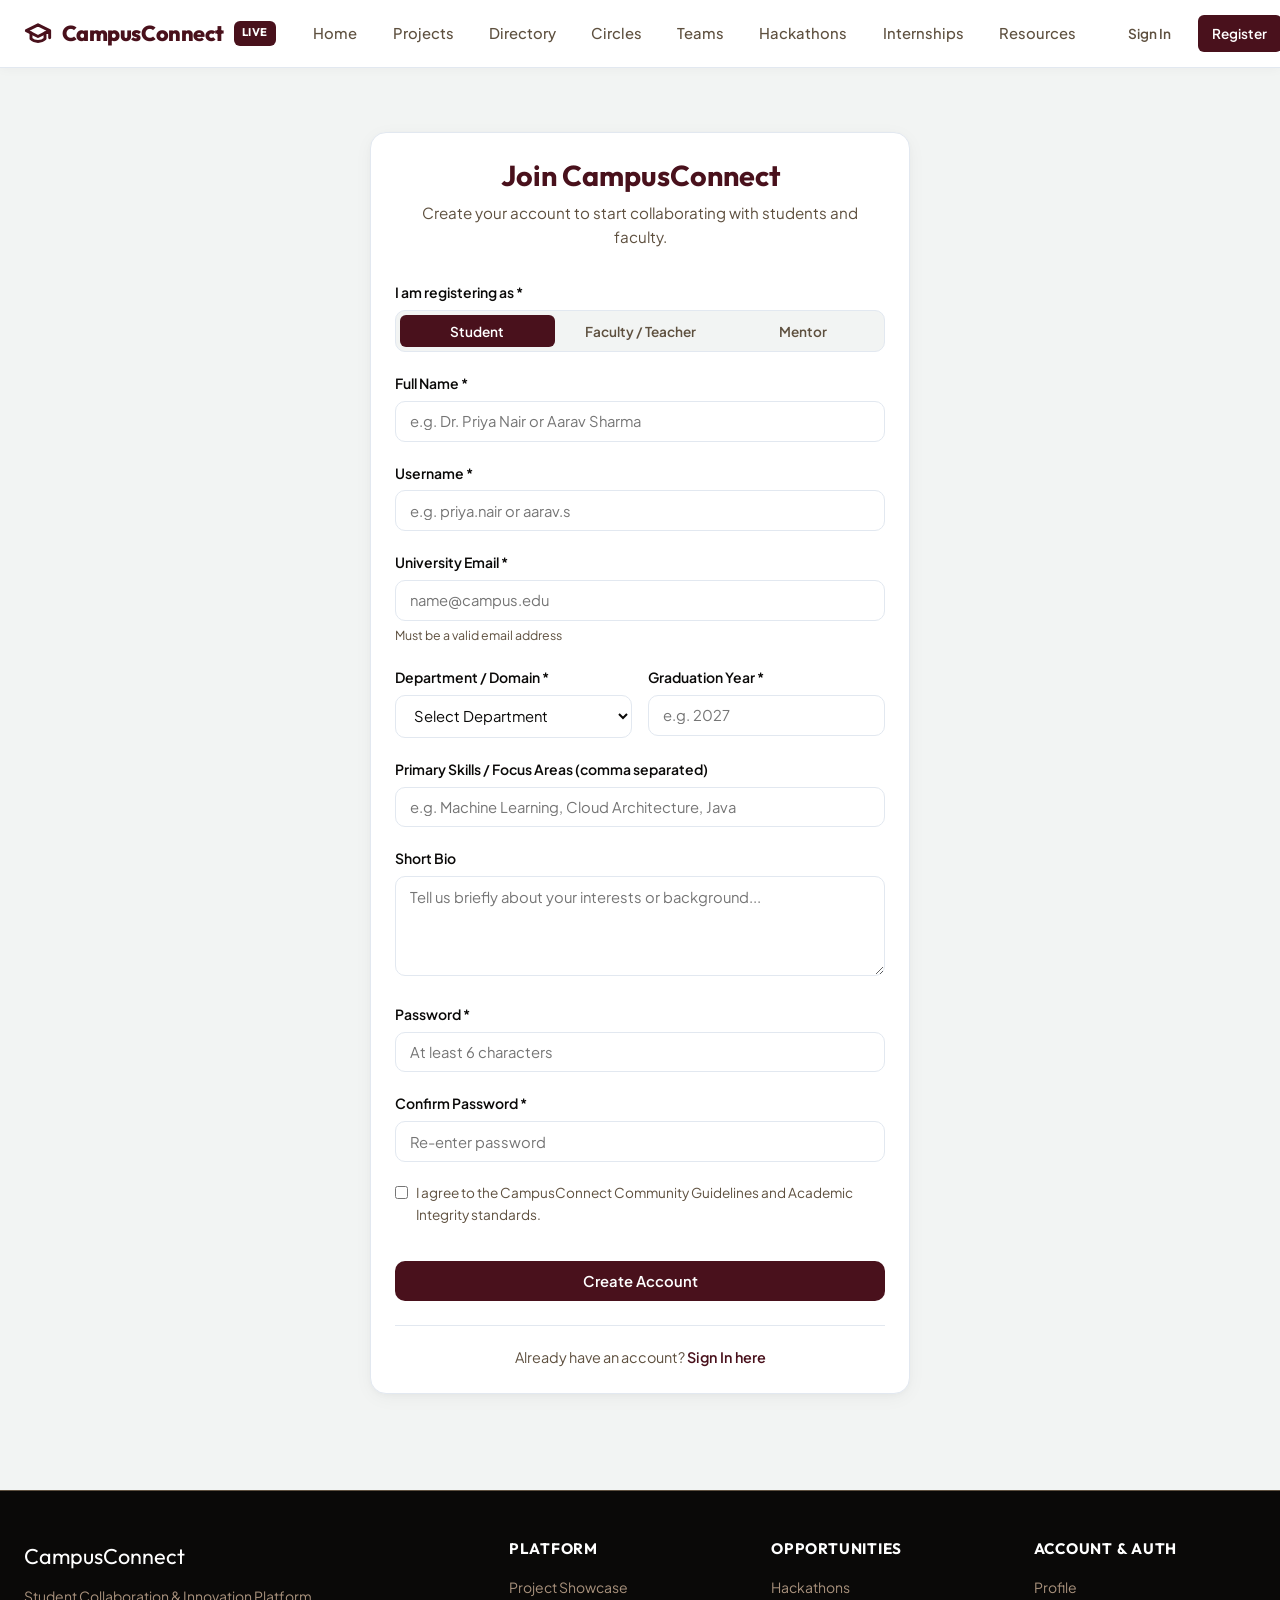
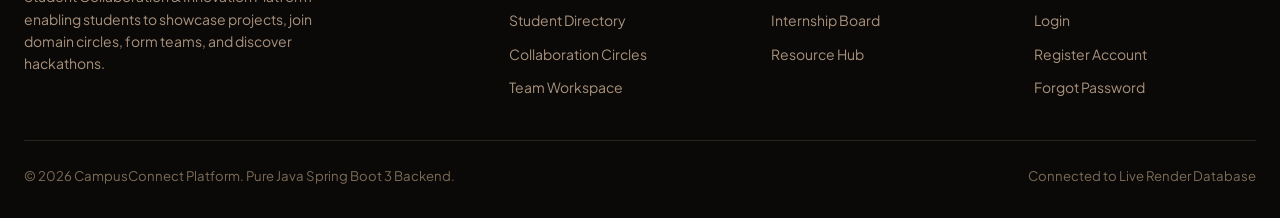
<file: frontend/register.html>
<!DOCTYPE html>
<html lang="en">
<head>
  <meta charset="UTF-8">
  <meta name="viewport" content="width=device-width, initial-scale=1.0">
  <title>Account Registration – CampusConnect</title>
  <link rel="stylesheet" href="css/styles.css">
  <style>
    .auth-wrapper {
      max-width: 540px;
      margin: 2rem auto;
    }
  </style>
</head>
<body>

  <!-- Main Navigation Header -->
  <div id="main-nav"></div>

  <!-- Main Content Container -->
  <main class="main-content">
    <div class="auth-wrapper">
      <div class="card">
        <div style="text-align: center; margin-bottom: 2rem;">
          <h1 style="font-size: 1.8rem; color: var(--night-bordeaux); margin-bottom: 0.5rem;">Join CampusConnect</h1>
          <p style="color: var(--stone-brown); font-size: 0.95rem;">Create your account to start collaborating with students and faculty.</p>
        </div>

        <form id="register-form" onsubmit="handleRegister(event)">
          <!-- Role Selection (Issue 7) -->
          <div class="form-group">
            <label class="form-label">I am registering as *</label>
            <div style="display: flex; gap: 0.5rem; background-color: var(--white-smoke); padding: 0.25rem; border-radius: var(--radius-md); border: 1px solid var(--border-color);">
              <button type="button" class="btn btn-sm btn-primary" style="flex: 1;" onclick="selectRegRole(this, 'STUDENT')">Student</button>
              <button type="button" class="btn btn-sm btn-ghost" style="flex: 1;" onclick="selectRegRole(this, 'TEACHER')">Faculty / Teacher</button>
              <button type="button" class="btn btn-sm btn-ghost" style="flex: 1;" onclick="selectRegRole(this, 'MENTOR')">Mentor</button>
            </div>
            <input type="hidden" id="reg-role" value="STUDENT">
          </div>

          <!-- Full Name -->
          <div class="form-group">
            <label class="form-label" for="reg-name">Full Name *</label>
            <input type="text" id="reg-name" class="form-control" placeholder="e.g. Dr. Priya Nair or Aarav Sharma" required>
          </div>

          <!-- Username -->
          <div class="form-group">
            <label class="form-label" for="reg-username">Username *</label>
            <input type="text" id="reg-username" class="form-control" placeholder="e.g. priya.nair or aarav.s" required>
          </div>

          <!-- University Email -->
          <div class="form-group">
            <label class="form-label" for="reg-email">University Email *</label>
            <input type="email" id="reg-email" class="form-control" placeholder="name@campus.edu" required>
            <span style="font-size: 0.775rem; color: var(--stone-brown);">Must be a valid email address</span>
          </div>

          <!-- Department & Year Grid -->
          <div style="display: grid; grid-template-columns: 1fr 1fr; gap: 1rem;">
            <div class="form-group">
              <label class="form-label" for="reg-dept">Department / Domain *</label>
              <select id="reg-dept" class="form-select" required>
                <option value="">Select Department</option>
                <option value="Computer Science & Engineering">Computer Science & Engineering</option>
                <option value="Information Technology">Information Technology</option>
                <option value="AI & Data Science">AI & Data Science</option>
                <option value="Electronics & Communication">Electronics & Communication</option>
                <option value="Mechanical Engineering">Mechanical Engineering</option>
                <option value="Design & Architecture">Design & Architecture</option>
                <option value="Management & Business">Management & Business</option>
              </select>
            </div>

            <!-- Issue 4: Graduation Year as plain 4-digit number input for students -->
            <div class="form-group" id="grad-year-container">
              <label class="form-label" for="reg-year">Graduation Year *</label>
              <input type="number" id="reg-year" class="form-control" placeholder="e.g. 2027" min="1990" max="2040">
            </div>

            <!-- Designation field for Faculty/Mentor (Issue 7) -->
            <div class="form-group" id="designation-container" style="display: none;">
              <label class="form-label" for="reg-designation">Designation / Title</label>
              <input type="text" id="reg-designation" class="form-control" placeholder="e.g. Assistant Professor, Lead AI Mentor">
            </div>
          </div>

          <!-- Primary Technical Skills / Areas of Expertise -->
          <div class="form-group">
            <label class="form-label" for="reg-skills" id="skills-label">Primary Skills / Focus Areas (comma separated)</label>
            <input type="text" id="reg-skills" class="form-control" placeholder="e.g. Machine Learning, Cloud Architecture, Java">
          </div>

          <!-- Bio / Summary -->
          <div class="form-group">
            <label class="form-label" for="reg-bio">Short Bio</label>
            <textarea id="reg-bio" class="form-control" rows="2" placeholder="Tell us briefly about your interests or background..."></textarea>
          </div>

          <!-- Password -->
          <div class="form-group">
            <label class="form-label" for="reg-password">Password *</label>
            <input type="password" id="reg-password" class="form-control" placeholder="At least 6 characters" required minlength="6">
          </div>

          <!-- Confirm Password -->
          <div class="form-group">
            <label class="form-label" for="reg-confirm-password">Confirm Password *</label>
            <input type="password" id="reg-confirm-password" class="form-control" placeholder="Re-enter password" required>
          </div>

          <!-- Error container -->
          <div id="reg-error" style="display: none; color: #dc2626; background: #fee2e2; padding: 0.75rem; border-radius: var(--radius-md); margin-bottom: 1rem; font-size: 0.875rem;"></div>

          <!-- Terms Checkbox -->
          <div class="form-group" style="display: flex; gap: 0.5rem; align-items: flex-start; margin-top: 1rem;">
            <input type="checkbox" id="reg-terms" required style="margin-top: 0.25rem;">
            <label for="reg-terms" style="font-size: 0.85rem; color: var(--stone-brown);">
              I agree to the CampusConnect Community Guidelines and Academic Integrity standards.
            </label>
          </div>

          <!-- Submit Button -->
          <button type="submit" id="reg-submit-btn" class="btn btn-primary" style="width: 100%; margin-top: 1rem;">Create Account</button>
        </form>

        <div style="text-align: center; margin-top: 1.5rem; padding-top: 1.25rem; border-top: 1px solid var(--border-color); font-size: 0.9rem; color: var(--stone-brown);">
          Already have an account? <a href="login.html" style="font-weight: 600;">Sign In here</a>
        </div>
      </div>
    </div>
  </main>

  <!-- Footer -->
  <div id="main-footer"></div>

  <!-- JavaScript dependencies -->
  <script src="js/config.js"></script>
  <script src="js/main.js"></script>
  <script>
    function selectRegRole(btn, role) {
      const parent = btn.parentElement;
      parent.querySelectorAll('button').forEach(b => {
        b.className = 'btn btn-sm btn-ghost';
      });
      btn.className = 'btn btn-sm btn-primary';
      document.getElementById('reg-role').value = role;

      const gradYearBox = document.getElementById('grad-year-container');
      const desigBox = document.getElementById('designation-container');
      const gradYearInput = document.getElementById('reg-year');
      const skillsLabel = document.getElementById('skills-label');

      if (role === 'STUDENT') {
        gradYearBox.style.display = 'block';
        desigBox.style.display = 'none';
        gradYearInput.required = true;
        skillsLabel.innerText = 'Primary Skills (comma separated)';
      } else {
        gradYearBox.style.display = 'none';
        desigBox.style.display = 'block';
        gradYearInput.required = false;
        skillsLabel.innerText = 'Areas of Expertise & Mentorship (comma separated)';
      }
    }

    async function handleRegister(e) {
      e.preventDefault();
      const pwd = document.getElementById("reg-password").value;
      const confirmPwd = document.getElementById("reg-confirm-password").value;
      const errorDiv = document.getElementById("reg-error");
      const submitBtn = document.getElementById("reg-submit-btn");

      errorDiv.style.display = "none";

      if (pwd !== confirmPwd) {
        errorDiv.innerText = "Passwords do not match. Please verify and re-enter.";
        errorDiv.style.display = "block";
        return;
      }

      const role = document.getElementById("reg-role").value;
      const fullName = document.getElementById("reg-name").value.trim();
      const username = document.getElementById("reg-username").value.trim();
      const email = document.getElementById("reg-email").value.trim();
      const department = document.getElementById("reg-dept").value;
      const yearOfStudy = role === 'STUDENT' ? (document.getElementById("reg-year").value ? `Class of ${document.getElementById("reg-year").value}` : "") : document.getElementById("reg-designation").value.trim();
      const skills = document.getElementById("reg-skills").value.trim();
      const bio = document.getElementById("reg-bio").value.trim();

      submitBtn.disabled = true;
      submitBtn.innerText = "Creating account...";

      try {
        await apiPost("/api/auth/register", {
          username,
          email,
          password: pwd,
          fullName,
          role,
          department,
          yearOfStudy,
          skills,
          bio
        });

        // Automatically log the newly registered user in!
        const loginRes = await apiPost("/api/auth/login", { email, password: pwd });
        setAuthToken(loginRes.token);

        const userObj = {
          id: loginRes.userId,
          email: loginRes.email,
          username: loginRes.username,
          role: loginRes.role,
          fullName: fullName,
          avatarInitials: fullName.length >= 2 ? fullName.substring(0, 2).toUpperCase() : username.substring(0, 2).toUpperCase(),
          department: department,
          yearOfStudy: yearOfStudy
        };
        setStoredUser(userObj);

        showToast("Account created successfully! Welcome to CampusConnect.", "success");

        setTimeout(() => {
          if (role === 'TEACHER' || role === 'ADMIN' || role === 'MENTOR') {
            window.location.href = "directory.html";
          } else {
            window.location.href = "profile.html";
          }
        }, 600);
      } catch (err) {
        errorDiv.innerText = err.message || "Registration failed. Please check your inputs.";
        errorDiv.style.display = "block";
        submitBtn.disabled = false;
        submitBtn.innerText = "Create Account";
      }
    }
  </script>
</body>
</html>
</file>
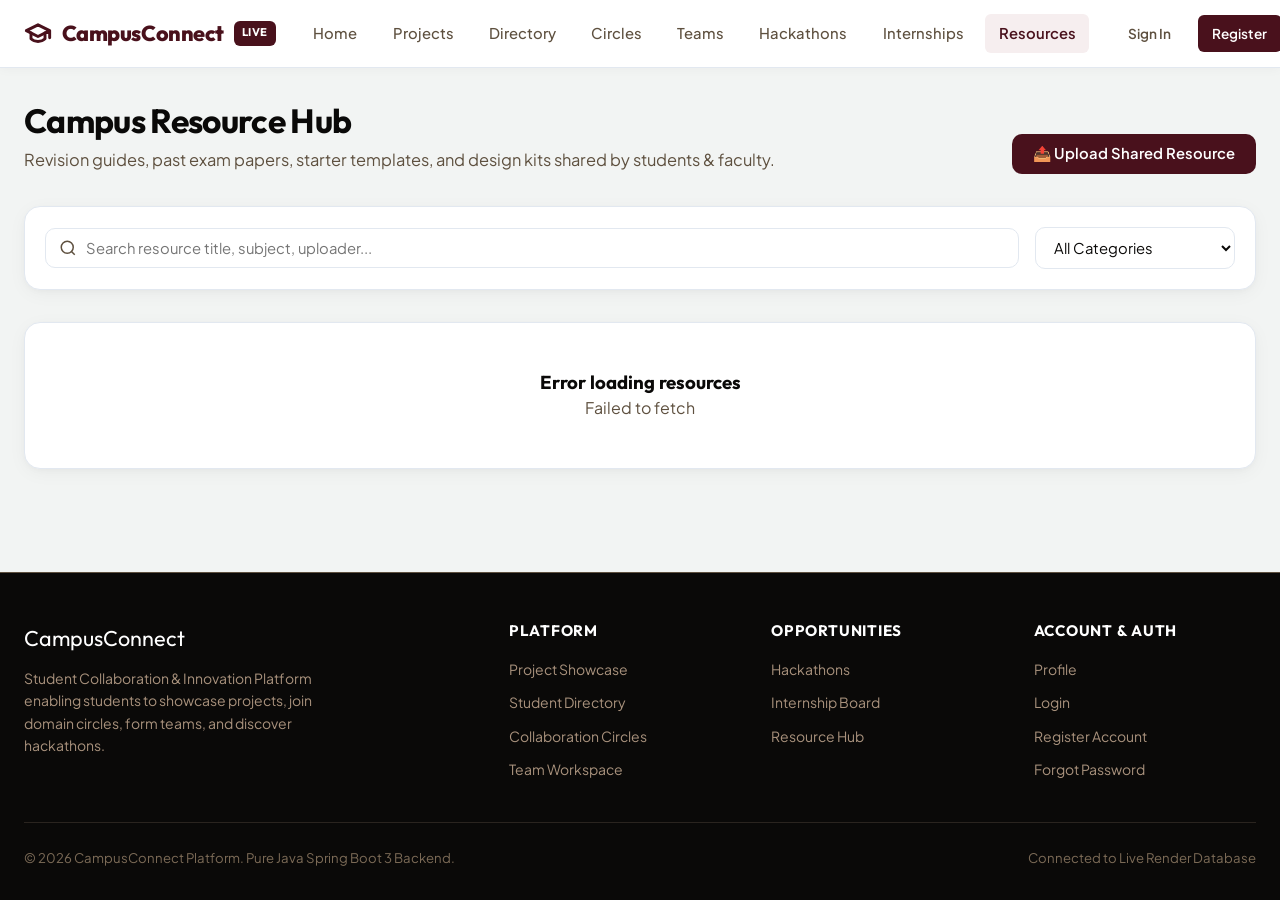
<file: frontend/resources.html>
<!DOCTYPE html>
<html lang="en">
<head>
  <meta charset="UTF-8">
  <meta name="viewport" content="width=device-width, initial-scale=1.0">
  <title>Resource Hub – CampusConnect</title>
  <link rel="stylesheet" href="css/styles.css">
</head>
<body>

  <!-- Main Navigation Header -->
  <div id="main-nav"></div>

  <!-- Main Content Container -->
  <main class="main-content">

    <div class="page-header">
      <div>
        <h1 class="page-title">Campus Resource Hub</h1>
        <p class="page-subtitle">Revision guides, past exam papers, starter templates, and design kits shared by students & faculty.</p>
      </div>
      <button class="btn btn-primary" onclick="openUploadModal()">
        📤 Upload Shared Resource
      </button>
    </div>

    <!-- Filter Bar -->
    <div class="filter-bar">
      <div class="search-input-wrapper">
        <svg width="18" height="18" viewBox="0 0 24 24" fill="none" stroke="currentColor" stroke-width="2">
          <circle cx="11" cy="11" r="8"/><line x1="21" y1="21" x2="16.65" y2="16.65"/>
        </svg>
        <input type="text" id="res-search" class="form-control" placeholder="Search resource title, subject, uploader..." oninput="filterResources()">
      </div>

      <div style="min-width: 200px;">
        <select id="res-cat-filter" class="form-select" onchange="filterResources()">
          <option value="">All Categories</option>
          <option value="Guides">Guides & Notes</option>
          <option value="CS Fundamentals">CS Fundamentals</option>
          <option value="Interview Prep">Interview Prep</option>
          <option value="AI/ML">AI / Machine Learning</option>
          <option value="Databases">Databases</option>
          <option value="DevOps">DevOps & Cloud</option>
          <option value="Frontend">Frontend & Design</option>
        </select>
      </div>
    </div>

    <!-- Resource Cards Grid -->
    <div class="grid grid-cols-2" id="resources-grid">
      <div style="grid-column: span 2; text-align: center; padding: 3rem; color: var(--stone-brown);">
        Loading campus resources...
      </div>
    </div>

  </main>

  <!-- Upload Resource Modal -->
  <div class="modal-backdrop" id="upload-resource-modal">
    <div class="modal-dialog">
      <div class="modal-header">
        <h3 class="modal-title">Upload Shared Resource</h3>
        <button class="modal-close" data-modal-close>&times;</button>
      </div>
      <form onsubmit="handleUploadResource(event)">
        <div class="modal-body">
          <div class="form-group">
            <label class="form-label" for="res-title-input">Resource Title *</label>
            <input type="text" id="res-title-input" class="form-control" placeholder="e.g. Spring Boot 3 & JPA Complete Guide" required>
          </div>

          <div class="form-group">
            <label class="form-label" for="res-desc-input">Description</label>
            <textarea id="res-desc-input" class="form-control" rows="2" placeholder="Brief summary of the contents..."></textarea>
          </div>

          <div class="form-group">
            <label class="form-label" for="res-cat-select">Category *</label>
            <select id="res-cat-select" class="form-select" required>
              <option value="Guides">Guides & Notes</option>
              <option value="CS Fundamentals">CS Fundamentals</option>
              <option value="Interview Prep">Interview Prep</option>
              <option value="AI/ML">AI / Machine Learning</option>
              <option value="Databases">Databases</option>
              <option value="DevOps">DevOps & Cloud</option>
              <option value="Frontend">Frontend & Design</option>
              <option value="Other">Other</option>
            </select>
          </div>

          <!-- File Upload Dropzone -->
          <div class="form-group">
            <label class="form-label">File Attachment (PDF, TXT, ZIP, Code) *</label>
            <div class="dropzone" onclick="document.getElementById('res-file-input').click()">
              <div class="dropzone-icon">📁</div>
              <div style="font-weight: 700; font-size: 0.95rem; color: var(--black);" id="res-upload-status">Click to select file</div>
              <div style="font-size: 0.8rem; color: var(--stone-brown);">Max file size: 25MB</div>
              <input type="file" id="res-file-input" style="display: none;" onchange="handleResFileSelect(event)" required>
            </div>
          </div>
        </div>
        <div class="modal-footer">
          <button type="button" class="btn btn-outline" data-modal-close>Cancel</button>
          <button type="submit" id="res-submit-btn" class="btn btn-primary">Upload Resource</button>
        </div>
      </form>
    </div>
  </div>

  <!-- Footer -->
  <div id="main-footer"></div>

  <!-- JavaScript dependencies -->
  <script src="js/config.js"></script>
  <script src="js/main.js"></script>
  <script>
    let resourcesList = [];

    document.addEventListener("DOMContentLoaded", () => {
      loadResources();
    });

    async function loadResources() {
      try {
        resourcesList = await apiGet("/api/resources");
        renderResources(resourcesList);
      } catch (err) {
        document.getElementById("resources-grid").innerHTML = `
          <div class="card" style="grid-column: span 2; text-align: center; padding: 3rem;">
            <h3>Error loading resources</h3>
            <p style="color: var(--stone-brown);">${err.message}</p>
          </div>
        `;
      }
    }

    function renderResources(list) {
      const grid = document.getElementById("resources-grid");
      if (!grid) return;

      if (!list || list.length === 0) {
        grid.innerHTML = `<div class="card" style="grid-column: span 2; text-align: center; padding: 3rem;">
          <h3>No resources found</h3>
          <p style="color: var(--stone-brown);">Be the first to upload a study resource for your peers!</p>
        </div>`;
        return;
      }

      grid.innerHTML = list.map(r => {
        const uploaderName = r.uploadedBy ? (r.uploadedBy.username || 'Peer') : 'Faculty';
        const sizeKb = r.fileSizeBytes ? (r.fileSizeBytes > 1024 * 1024 ? `${(r.fileSizeBytes / (1024 * 1024)).toFixed(1)} MB` : `${Math.round(r.fileSizeBytes / 1024)} KB`) : '1.2 MB';
        const ext = r.originalFileName ? r.originalFileName.split('.').pop().toUpperCase() : 'PDF';

        return `
          <div class="card card-interactive" data-resource-id="${r.id}" style="display: flex; flex-direction: column;">
            <div style="display: flex; justify-content: space-between; align-items: flex-start; margin-bottom: 0.75rem;">
              <span class="badge badge-bordeaux">${r.category || 'General'}</span>
              <span class="badge badge-taupe">${ext} (${sizeKb})</span>
            </div>

            <h3 style="font-size: 1.15rem; margin-bottom: 0.5rem; color: var(--black);">${r.title}</h3>

            <p style="color: var(--stone-brown); font-size: 0.875rem; margin-bottom: 1rem; line-height: 1.5;">
              ${r.description || 'Shared study material and technical resource.'}
            </p>

            <div style="font-size: 0.825rem; color: var(--stone-brown); margin-bottom: 1.25rem;">
              Uploaded by <strong>${uploaderName}</strong> • ${formatTimeAgo(r.createdAt)}
            </div>

            <div style="display: flex; justify-content: space-between; align-items: center; border-top: 1px solid var(--border-color); padding-top: 0.85rem; margin-top: auto;">
              <span style="font-size: 0.825rem; color: var(--stone-brown);">📁 ${r.originalFileName || 'file.pdf'}</span>
              <!-- Issue 6: Real backend download endpoint -->
              <button class="btn btn-sm btn-primary" onclick="downloadResource('${r.id}', '${r.originalFileName || r.title}')">
                ⬇️ Download File
              </button>
            </div>
          </div>
        `;
      }).join('');
    }

    function filterResources() {
      const search = document.getElementById("res-search").value.toLowerCase();
      const cat = document.getElementById("res-cat-filter").value;

      const filtered = resourcesList.filter(r => {
        const matchesSearch = (r.title && r.title.toLowerCase().includes(search)) ||
                              (r.description && r.description.toLowerCase().includes(search)) ||
                              (r.uploadedBy && r.uploadedBy.username.toLowerCase().includes(search));
        const matchesCat = !cat || r.category === cat;
        return matchesSearch && matchesCat;
      });

      renderResources(filtered);
    }

    function openUploadModal() {
      if (!getAuthToken()) {
        showToast("Please sign in to upload resources.", "info");
        setTimeout(() => { window.location.href = "login.html"; }, 800);
        return;
      }
      document.getElementById("upload-resource-modal").classList.add("show");
    }

    function handleResFileSelect(e) {
      const file = e.target.files[0];
      if (file) {
        document.getElementById("res-upload-status").innerText = `Selected: ${file.name} (${Math.round(file.size / 1024)} KB)`;
      }
    }

    // Issue 6: Real download trigger
    function downloadResource(id, filename) {
      showToast(`Initiating download for ${filename}...`, "info");
      const downloadUrl = `${API_BASE_URL}/api/resources/${id}/download`;

      // Use a hidden anchor tag to trigger browser download
      const link = document.createElement('a');
      link.href = downloadUrl;
      link.setAttribute('download', filename || 'resource');
      document.body.appendChild(link);
      link.click();
      document.body.removeChild(link);

      showToast("Download started!", "success");
    }

    async function handleUploadResource(e) {
      e.preventDefault();
      const title = document.getElementById("res-title-input").value.trim();
      const description = document.getElementById("res-desc-input").value.trim();
      const category = document.getElementById("res-cat-select").value;
      const fileInput = document.getElementById("res-file-input");
      const submitBtn = document.getElementById("res-submit-btn");

      if (!fileInput.files || fileInput.files.length === 0) {
        showToast("Please choose a file to upload.", "error");
        return;
      }

      const file = fileInput.files[0];
      const formData = new FormData();
      formData.append("file", file);
      formData.append("title", title);
      formData.append("description", description);
      formData.append("category", category);

      submitBtn.disabled = true;
      submitBtn.innerText = "Uploading...";

      try {
        const token = getAuthToken();
        const res = await fetch(`${API_BASE_URL}/api/resources`, {
          method: "POST",
          headers: token ? { Authorization: `Bearer ${token}` } : {},
          body: formData
        });

        if (!res.ok) {
          const err = await res.json().catch(() => ({ error: "Upload failed" }));
          throw new Error(err.error || "Upload failed");
        }

        document.getElementById("upload-resource-modal").classList.remove("show");
        showToast("Resource uploaded successfully!", "success");
        loadResources();
      } catch (err) {
        showToast(err.message || "Failed to upload resource", "error");
      } finally {
        submitBtn.disabled = false;
        submitBtn.innerText = "Upload Resource";
      }
    }
  </script>
</body>
</html>
</file>
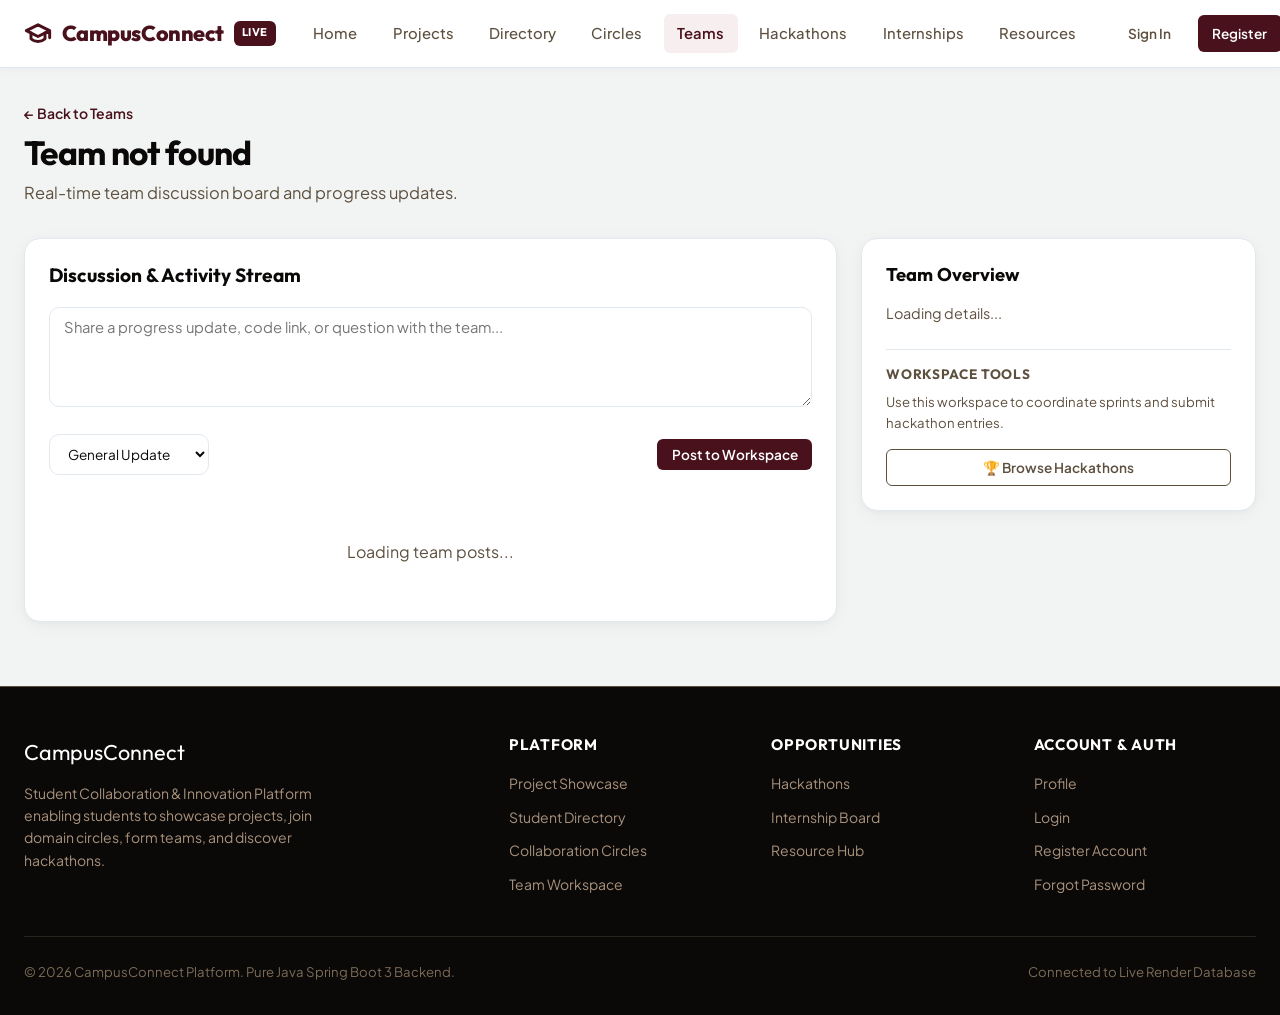
<file: frontend/team-workspace.html>
<!DOCTYPE html>
<html lang="en">
<head>
  <meta charset="UTF-8">
  <meta name="viewport" content="width=device-width, initial-scale=1.0">
  <title>Team Workspace – CampusConnect</title>
  <link rel="stylesheet" href="css/styles.css">
</head>
<body>

  <!-- Main Navigation Header -->
  <div id="main-nav"></div>

  <!-- Main Content Container -->
  <main class="main-content">

    <div class="page-header">
      <div>
        <a href="teams.html" style="font-weight: 600; font-size: 0.875rem; color: var(--night-bordeaux); display: inline-block; margin-bottom: 0.5rem;">&larr; Back to Teams</a>
        <h1 class="page-title" id="workspace-team-title">Team Workspace</h1>
        <p class="page-subtitle" id="workspace-team-desc">Real-time team discussion board and progress updates.</p>
      </div>
    </div>

    <div class="grid grid-cols-3" style="align-items: start;">

      <!-- Left 2 Cols: Workspace Posts Stream -->
      <div class="card" style="grid-column: span 2;">
        <h3 style="font-size: 1.2rem; color: var(--black); margin-bottom: 1.25rem;">Discussion & Activity Stream</h3>

        <!-- Post Input Box -->
        <form onsubmit="handlePostMessage(event)" style="margin-bottom: 2rem;">
          <div class="form-group">
            <textarea id="workspace-post-input" class="form-control" rows="3" placeholder="Share a progress update, code link, or question with the team..." required></textarea>
          </div>
          <div style="display: flex; justify-content: space-between; align-items: center;">
            <select id="workspace-post-type" class="form-select" style="max-width: 160px; font-size: 0.85rem;">
              <option value="UPDATE">General Update</option>
              <option value="TASK">Task Completed</option>
              <option value="RESOURCE">Resource Shared</option>
            </select>
            <button type="submit" id="post-submit-btn" class="btn btn-sm btn-primary">Post to Workspace</button>
          </div>
        </form>

        <div id="workspace-posts-list" style="display: flex; flex-direction: column; gap: 1rem;">
          <div style="text-align: center; padding: 2rem; color: var(--stone-brown);">Loading team posts...</div>
        </div>
      </div>

      <!-- Right Col: Team Info -->
      <div class="card" style="grid-column: span 1;">
        <h3 style="font-size: 1.15rem; color: var(--black); margin-bottom: 1rem;">Team Overview</h3>
        <div style="font-size: 0.9rem; color: var(--stone-brown); margin-bottom: 1.5rem;" id="workspace-overview-box">
          Loading details...
        </div>

        <div style="border-top: 1px solid var(--border-color); padding-top: 1rem;">
          <h4 style="font-size: 0.85rem; text-transform: uppercase; color: var(--stone-brown); margin-bottom: 0.5rem; letter-spacing: 0.05em;">Workspace Tools</h4>
          <p style="font-size: 0.825rem; color: var(--stone-brown); margin-bottom: 1rem;">
            Use this workspace to coordinate sprints and submit hackathon entries.
          </p>
          <a href="hackathons.html" class="btn btn-sm btn-outline" style="width: 100%; text-align: center;">
            🏆 Browse Hackathons
          </a>
        </div>
      </div>

    </div>

  </main>

  <!-- Footer -->
  <div id="main-footer"></div>

  <!-- JavaScript dependencies -->
  <script src="js/config.js"></script>
  <script src="js/main.js"></script>
  <script>
    let currentTeamId = null;

    document.addEventListener("DOMContentLoaded", () => {
      loadWorkspace();
    });

    async function loadWorkspace() {
      const params = new URLSearchParams(window.location.search);
      currentTeamId = params.get("teamId");

      if (!currentTeamId) {
        // Fallback: try loading first team from /api/teams
        try {
          const teams = await apiGet("/api/teams");
          if (teams.length > 0) {
            currentTeamId = teams[0].id;
          }
        } catch (e) {}
      }

      if (!currentTeamId) {
        document.getElementById("workspace-team-title").innerText = "Team not found";
        return;
      }

      try {
        const team = await apiGet(`/api/teams/${currentTeamId}`);
        document.getElementById("workspace-team-title").innerText = `${team.name} Workspace`;
        document.getElementById("workspace-team-desc").innerText = team.description;

        document.getElementById("workspace-overview-box").innerHTML = `
          <div style="margin-bottom: 0.5rem;"><strong>Status:</strong> <span class="badge badge-bordeaux">${team.status}</span></div>
          <div style="margin-bottom: 0.5rem;"><strong>Max Members:</strong> ${team.maxSize}</div>
          <div><strong>Created:</strong> ${formatTimeAgo(team.createdAt)}</div>
        `;

        loadPosts();
      } catch (err) {
        document.getElementById("workspace-team-title").innerText = "Error loading team";
      }
    }

    async function loadPosts() {
      const listContainer = document.getElementById("workspace-posts-list");
      try {
        const posts = await apiGet(`/api/teams/${currentTeamId}/workspace`);
        if (!posts || posts.length === 0) {
          listContainer.innerHTML = `<div style="text-align: center; padding: 2rem; color: var(--stone-brown);">No updates yet. Write the first post above!</div>`;
          return;
        }

        listContainer.innerHTML = posts.map(p => {
          const author = p.author ? (p.author.username || 'Member') : 'Team Member';
          return `
            <div style="background-color: var(--white-smoke); border: 1px solid var(--border-color); border-radius: var(--radius-md); padding: 1rem;">
              <div style="display: flex; justify-content: space-between; align-items: center; margin-bottom: 0.5rem;">
                <div style="display: flex; align-items: center; gap: 0.5rem;">
                  <span style="font-weight: 700; color: var(--night-bordeaux); font-size: 0.9rem;">@${author}</span>
                  <span class="badge badge-taupe" style="font-size: 0.7rem;">${p.postType || 'UPDATE'}</span>
                </div>
                <span style="font-size: 0.8rem; color: var(--stone-brown);">${formatTimeAgo(p.createdAt)}</span>
              </div>
              <div style="color: var(--black); font-size: 0.925rem; line-height: 1.5;">${p.content}</div>
            </div>
          `;
        }).join('');
      } catch (err) {
        listContainer.innerHTML = `<div style="color: #dc2626; padding: 1rem;">Could not load workspace posts: ${err.message}</div>`;
      }
    }

    async function handlePostMessage(e) {
      e.preventDefault();
      if (!getAuthToken()) {
        showToast("Please sign in to post updates.", "info");
        setTimeout(() => { window.location.href = "login.html"; }, 800);
        return;
      }

      const input = document.getElementById("workspace-post-input");
      const postType = document.getElementById("workspace-post-type").value;
      const content = input.value.trim();
      const submitBtn = document.getElementById("post-submit-btn");

      submitBtn.disabled = true;
      submitBtn.innerText = "Posting...";

      try {
        await apiPost(`/api/teams/${currentTeamId}/workspace`, { content, postType });
        input.value = "";
        showToast("Update posted to workspace!", "success");
        loadPosts();
      } catch (err) {
        showToast(err.message || "Failed to post update", "error");
      } finally {
        submitBtn.disabled = false;
        submitBtn.innerText = "Post to Workspace";
      }
    }
  </script>
</body>
</html>
</file>
<file: frontend/css/styles.css>
/* CampusConnect Global Stylesheet */
@import url('https://fonts.googleapis.com/css2?family=Outfit:wght@400;500;600;700;800&family=Plus+Jakarta+Sans:wght@400;500;600;700&display=swap');

:root {
  --black: #0a0908;
  --night-bordeaux: #49111c;
  --night-bordeaux-hover: #5d1724;
  --night-bordeaux-light: #f6eeef;
  --white-smoke: #f2f4f3;
  --dusty-taupe: #a9927d;
  --dusty-taupe-light: #e8e1d9;
  --stone-brown: #5e503f;
  --stone-brown-light: #7c6b57;
  --white: #ffffff;
  
  --border-color: #e2e8f0;
  --card-shadow: 0 4px 20px -2px rgba(10, 9, 8, 0.05), 0 2px 6px -1px rgba(10, 9, 8, 0.03);
  --card-shadow-hover: 0 12px 28px -4px rgba(73, 17, 28, 0.12), 0 4px 12px -2px rgba(10, 9, 8, 0.06);
  --radius-sm: 6px;
  --radius-md: 10px;
  --radius-lg: 16px;
  --radius-full: 9999px;
  
  --font-heading: 'Outfit', -apple-system, BlinkMacSystemFont, sans-serif;
  --font-body: 'Plus Jakarta Sans', -apple-system, BlinkMacSystemFont, sans-serif;
}

* {
  box-sizing: border-box;
  margin: 0;
  padding: 0;
}

body {
  font-family: var(--font-body);
  background-color: var(--white-smoke);
  color: var(--black);
  line-height: 1.6;
  min-height: 100vh;
  display: flex;
  flex-direction: column;
}

/* Typography */
h1, h2, h3, h4, h5, h6 {
  font-family: var(--font-heading);
  color: var(--black);
  line-height: 1.25;
  font-weight: 700;
}

a {
  color: var(--night-bordeaux);
  text-decoration: none;
  transition: color 0.2s ease;
}

a:hover {
  color: var(--night-bordeaux-hover);
}

/* Header & Navigation */
.navbar {
  background-color: var(--white);
  border-bottom: 1px solid var(--border-color);
  position: sticky;
  top: 0;
  z-index: 1000;
  box-shadow: 0 2px 10px rgba(10, 9, 8, 0.03);
}

.nav-container {
  max-width: 1280px;
  margin: 0 auto;
  padding: 0.85rem 1.5rem;
  display: flex;
  align-items: center;
  justify-content: space-between;
  gap: 1.5rem;
}

.brand-logo {
  display: flex;
  align-items: center;
  gap: 0.6rem;
  font-family: var(--font-heading);
  font-size: 1.35rem;
  font-weight: 800;
  color: var(--night-bordeaux);
  letter-spacing: -0.02em;
}

.brand-badge {
  background-color: var(--night-bordeaux);
  color: var(--white);
  padding: 0.2rem 0.5rem;
  border-radius: var(--radius-sm);
  font-size: 0.7rem;
  font-weight: 700;
  text-transform: uppercase;
  letter-spacing: 0.05em;
}

.nav-menu {
  display: flex;
  align-items: center;
  gap: 0.5rem;
  list-style: none;
}

.nav-link {
  padding: 0.5rem 0.85rem;
  color: var(--stone-brown);
  font-weight: 500;
  font-size: 0.925rem;
  border-radius: var(--radius-sm);
  transition: all 0.2s ease;
  display: flex;
  align-items: center;
  gap: 0.4rem;
}

.nav-link:hover, .nav-link.active {
  color: var(--night-bordeaux);
  background-color: var(--night-bordeaux-light);
  font-weight: 600;
}

.nav-actions {
  display: flex;
  align-items: center;
  gap: 0.85rem;
}

/* Buttons */
.btn {
  display: inline-flex;
  align-items: center;
  justify-content: center;
  gap: 0.5rem;
  padding: 0.6rem 1.25rem;
  font-size: 0.925rem;
  font-weight: 600;
  border-radius: var(--radius-md);
  border: 1px solid transparent;
  cursor: pointer;
  transition: all 0.2s ease;
  font-family: var(--font-body);
  white-space: nowrap;
}

.btn-sm {
  padding: 0.4rem 0.85rem;
  font-size: 0.85rem;
  border-radius: var(--radius-sm);
}

.btn-lg {
  padding: 0.85rem 1.75rem;
  font-size: 1.05rem;
  border-radius: var(--radius-md);
}

.btn-primary {
  background-color: var(--night-bordeaux);
  color: var(--white);
}

.btn-primary:hover {
  background-color: var(--night-bordeaux-hover);
  box-shadow: 0 4px 12px rgba(73, 17, 28, 0.25);
  color: var(--white);
}

.btn-secondary {
  background-color: var(--dusty-taupe);
  color: var(--black);
}

.btn-secondary:hover {
  background-color: #98826e;
  color: var(--black);
}

.btn-outline {
  background-color: transparent;
  border-color: var(--stone-brown);
  color: var(--stone-brown);
}

.btn-outline:hover {
  border-color: var(--night-bordeaux);
  color: var(--night-bordeaux);
  background-color: var(--night-bordeaux-light);
}

.btn-ghost {
  background-color: transparent;
  color: var(--stone-brown);
}

.btn-ghost:hover {
  background-color: rgba(169, 146, 125, 0.15);
  color: var(--black);
}

/* Notification Dropdown & Icon */
.notification-trigger {
  position: relative;
  background: transparent;
  border: none;
  cursor: pointer;
  padding: 0.5rem;
  border-radius: var(--radius-full);
  color: var(--stone-brown);
  transition: all 0.2s ease;
  display: flex;
  align-items: center;
  justify-content: center;
}

.notification-trigger:hover {
  background-color: var(--night-bordeaux-light);
  color: var(--night-bordeaux);
}

.badge-dot {
  position: absolute;
  top: 4px;
  right: 4px;
  background-color: var(--night-bordeaux);
  color: var(--white);
  border: 2px solid var(--white);
  font-size: 0.65rem;
  font-weight: 700;
  width: 18px;
  height: 18px;
  border-radius: var(--radius-full);
  display: flex;
  align-items: center;
  justify-content: center;
}

.dropdown-menu {
  position: absolute;
  top: calc(100% + 0.5rem);
  right: 0;
  width: 360px;
  background-color: var(--white);
  border: 1px solid var(--border-color);
  border-radius: var(--radius-lg);
  box-shadow: 0 10px 30px rgba(10, 9, 8, 0.12);
  display: none;
  z-index: 1010;
  overflow: hidden;
}

.dropdown-menu.show {
  display: block;
}

.dropdown-header {
  padding: 1rem;
  background-color: var(--white-smoke);
  border-bottom: 1px solid var(--border-color);
  display: flex;
  justify-content: space-between;
  align-items: center;
}

.dropdown-header h4 {
  font-size: 0.95rem;
  color: var(--black);
}

.dropdown-body {
  max-height: 360px;
  overflow-y: auto;
}

.notification-item {
  padding: 0.85rem 1rem;
  border-bottom: 1px solid var(--border-color);
  display: flex;
  gap: 0.75rem;
  cursor: pointer;
  transition: background-color 0.2s ease;
}

.notification-item:hover {
  background-color: var(--white-smoke);
}

.notification-item.unread {
  background-color: var(--night-bordeaux-light);
}

.notification-icon {
  width: 36px;
  height: 36px;
  border-radius: var(--radius-full);
  background-color: var(--dusty-taupe-light);
  color: var(--stone-brown);
  display: flex;
  align-items: center;
  justify-content: center;
  flex-shrink: 0;
}

.notification-content {
  flex: 1;
}

.notification-text {
  font-size: 0.85rem;
  color: var(--black);
  line-height: 1.4;
}

.notification-time {
  font-size: 0.75rem;
  color: var(--stone-brown);
  margin-top: 0.25rem;
}

/* User Profile Avatar Pill in Nav */
.user-pill {
  display: flex;
  align-items: center;
  gap: 0.6rem;
  padding: 0.35rem 0.75rem;
  background-color: var(--white-smoke);
  border: 1px solid var(--border-color);
  border-radius: var(--radius-full);
  cursor: pointer;
  transition: all 0.2s ease;
}

.user-pill:hover {
  border-color: var(--dusty-taupe);
  background-color: var(--white);
}

.user-avatar {
  width: 30px;
  height: 30px;
  border-radius: var(--radius-full);
  background-color: var(--night-bordeaux);
  color: var(--white);
  font-weight: 700;
  font-size: 0.8rem;
  display: flex;
  align-items: center;
  justify-content: center;
}

.user-name {
  font-size: 0.875rem;
  font-weight: 600;
  color: var(--black);
}

/* Main Layout Wrapper */
.main-content {
  flex: 1;
  padding: 2rem 1.5rem 4rem;
  max-width: 1280px;
  width: 100%;
  margin: 0 auto;
}

/* Page Header Banner */
.page-header {
  margin-bottom: 2rem;
  display: flex;
  justify-content: space-between;
  align-items: flex-end;
  gap: 1rem;
  flex-wrap: wrap;
}

.page-title {
  font-size: 2.1rem;
  color: var(--black);
  letter-spacing: -0.02em;
}

.page-subtitle {
  color: var(--stone-brown);
  font-size: 1.025rem;
  margin-top: 0.35rem;
}

/* Cards & Grids */
.card {
  background-color: var(--white);
  border: 1px solid var(--border-color);
  border-radius: var(--radius-lg);
  padding: 1.5rem;
  box-shadow: var(--card-shadow);
  transition: transform 0.2s ease, box-shadow 0.2s ease;
}

.card-interactive:hover {
  transform: translateY(-3px);
  box-shadow: var(--card-shadow-hover);
  border-color: var(--dusty-taupe);
}

.grid {
  display: grid;
  gap: 1.5rem;
}

.grid-cols-1 { grid-template-columns: repeat(1, 1fr); }
.grid-cols-2 { grid-template-columns: repeat(2, 1fr); }
.grid-cols-3 { grid-template-columns: repeat(3, 1fr); }
.grid-cols-4 { grid-template-columns: repeat(4, 1fr); }

@media (max-width: 1024px) {
  .grid-cols-4 { grid-template-columns: repeat(2, 1fr); }
  .grid-cols-3 { grid-template-columns: repeat(2, 1fr); }
}

@media (max-width: 640px) {
  .grid-cols-4, .grid-cols-3, .grid-cols-2 { grid-template-columns: 1fr; }
}

/* Badges & Chips */
.badge {
  display: inline-flex;
  align-items: center;
  gap: 0.35rem;
  padding: 0.25rem 0.65rem;
  border-radius: var(--radius-full);
  font-size: 0.775rem;
  font-weight: 600;
  text-transform: capitalize;
}

.badge-bordeaux {
  background-color: var(--night-bordeaux-light);
  color: var(--night-bordeaux);
}

.badge-taupe {
  background-color: var(--dusty-taupe-light);
  color: var(--stone-brown);
}

.badge-stone {
  background-color: rgba(94, 80, 63, 0.1);
  color: var(--stone-brown);
}

.badge-dark {
  background-color: var(--black);
  color: var(--white);
}

/* Form Controls */
.form-group {
  margin-bottom: 1.25rem;
}

.form-label {
  display: block;
  font-size: 0.875rem;
  font-weight: 600;
  color: var(--black);
  margin-bottom: 0.4rem;
}

.form-control, .form-select {
  width: 100%;
  padding: 0.65rem 0.9rem;
  font-size: 0.925rem;
  font-family: var(--font-body);
  color: var(--black);
  background-color: var(--white);
  border: 1px solid var(--border-color);
  border-radius: var(--radius-md);
  transition: all 0.2s ease;
}

.form-control:focus, .form-select:focus {
  outline: none;
  border-color: var(--night-bordeaux);
  box-shadow: 0 0 0 3px rgba(73, 17, 28, 0.12);
}

textarea.form-control {
  min-height: 100px;
  resize: vertical;
}

/* Filter Bar */
.filter-bar {
  background-color: var(--white);
  border: 1px solid var(--border-color);
  border-radius: var(--radius-lg);
  padding: 1.25rem;
  margin-bottom: 2rem;
  display: flex;
  gap: 1rem;
  align-items: center;
  flex-wrap: wrap;
  box-shadow: var(--card-shadow);
}

.search-input-wrapper {
  position: relative;
  flex: 1;
  min-width: 240px;
}

.search-input-wrapper svg {
  position: absolute;
  left: 0.85rem;
  top: 50%;
  transform: translateY(-50%);
  color: var(--stone-brown);
}

.search-input-wrapper .form-control {
  padding-left: 2.5rem;
}

/* Tabs */
.tabs-nav {
  display: flex;
  gap: 0.5rem;
  border-bottom: 2px solid var(--border-color);
  margin-bottom: 1.5rem;
  overflow-x: auto;
}

.tab-btn {
  padding: 0.75rem 1.25rem;
  background: none;
  border: none;
  border-bottom: 3px solid transparent;
  font-family: var(--font-body);
  font-size: 0.95rem;
  font-weight: 600;
  color: var(--stone-brown);
  cursor: pointer;
  transition: all 0.2s ease;
  margin-bottom: -2px;
  white-space: nowrap;
  display: flex;
  align-items: center;
  gap: 0.5rem;
}

.tab-btn:hover {
  color: var(--night-bordeaux);
}

.tab-btn.active {
  color: var(--night-bordeaux);
  border-bottom-color: var(--night-bordeaux);
}

.tab-content {
  display: none;
}

.tab-content.active {
  display: block;
}

/* Modal Dialog */
.modal-backdrop {
  position: fixed;
  top: 0;
  left: 0;
  width: 100vw;
  height: 100vh;
  background-color: rgba(10, 9, 8, 0.6);
  backdrop-filter: blur(4px);
  z-index: 2000;
  display: none;
  align-items: center;
  justify-content: center;
  padding: 1.5rem;
}

.modal-backdrop.show {
  display: flex;
}

.modal-dialog {
  background-color: var(--white);
  border-radius: var(--radius-lg);
  max-width: 600px;
  width: 100%;
  max-height: 90vh;
  overflow-y: auto;
  box-shadow: 0 20px 40px rgba(10, 9, 8, 0.2);
  border: 1px solid var(--border-color);
}

.modal-header {
  padding: 1.25rem 1.5rem;
  border-bottom: 1px solid var(--border-color);
  display: flex;
  justify-content: space-between;
  align-items: center;
}

.modal-title {
  font-size: 1.25rem;
  color: var(--black);
}

.modal-close {
  background: none;
  border: none;
  font-size: 1.5rem;
  color: var(--stone-brown);
  cursor: pointer;
  line-height: 1;
}

.modal-body {
  padding: 1.5rem;
}

.modal-footer {
  padding: 1rem 1.5rem;
  border-top: 1px solid var(--border-color);
  display: flex;
  justify-content: flex-end;
  gap: 0.75rem;
  background-color: var(--white-smoke);
}

/* File Drag & Drop Zone */
.dropzone {
  border: 2px dashed var(--dusty-taupe);
  border-radius: var(--radius-lg);
  padding: 2rem;
  text-align: center;
  background-color: var(--night-bordeaux-light);
  cursor: pointer;
  transition: all 0.2s ease;
}

.dropzone:hover {
  border-color: var(--night-bordeaux);
  background-color: rgba(73, 17, 28, 0.08);
}

.dropzone-icon {
  font-size: 2rem;
  color: var(--night-bordeaux);
  margin-bottom: 0.5rem;
}

/* Toast Notification */
.toast-container {
  position: fixed;
  bottom: 2rem;
  right: 2rem;
  z-index: 3000;
  display: flex;
  flex-direction: column;
  gap: 0.75rem;
}

.toast {
  background-color: var(--black);
  color: var(--white);
  padding: 0.85rem 1.25rem;
  border-radius: var(--radius-md);
  box-shadow: 0 10px 25px rgba(10, 9, 8, 0.2);
  display: flex;
  align-items: center;
  gap: 0.75rem;
  font-size: 0.9rem;
  animation: slideIn 0.3s ease forwards;
}

@keyframes slideIn {
  from { transform: translateX(100%); opacity: 0; }
  to { transform: translateX(0); opacity: 1; }
}

/* Footer */
.footer {
  background-color: var(--black);
  color: var(--white-smoke);
  padding: 3rem 1.5rem 2rem;
  border-top: 1px solid var(--stone-brown);
  margin-top: auto;
}

.footer-container {
  max-width: 1280px;
  margin: 0 auto;
  display: grid;
  grid-template-columns: 2fr repeat(3, 1fr);
  gap: 2.5rem;
}

@media (max-width: 768px) {
  .footer-container {
    grid-template-columns: 1fr;
  }
}

.footer-brand {
  display: flex;
  flex-direction: column;
  gap: 0.75rem;
}

.footer-title {
  color: var(--white);
  font-family: var(--font-heading);
  font-size: 1.35rem;
}

.footer-desc {
  color: var(--dusty-taupe);
  font-size: 0.875rem;
  max-width: 320px;
}

.footer-col h5 {
  color: var(--white);
  font-size: 0.95rem;
  margin-bottom: 1rem;
  text-transform: uppercase;
  letter-spacing: 0.05em;
}

.footer-links {
  list-style: none;
  display: flex;
  flex-direction: column;
  gap: 0.5rem;
}

.footer-links a {
  color: var(--dusty-taupe);
  font-size: 0.875rem;
}

.footer-links a:hover {
  color: var(--white);
}

.footer-bottom {
  max-width: 1280px;
  margin: 2.5rem auto 0;
  padding-top: 1.5rem;
  border-top: 1px solid rgba(169, 146, 125, 0.2);
  display: flex;
  justify-content: space-between;
  align-items: center;
  font-size: 0.825rem;
  color: var(--stone-brown-light);
}

/* Responsive Navbar Toggle */
.mobile-toggle {
  display: none;
  background: none;
  border: none;
  font-size: 1.5rem;
  color: var(--black);
  cursor: pointer;
}

@media (max-width: 900px) {
  .mobile-toggle { display: block; }
  .nav-menu {
    display: none;
    position: absolute;
    top: 100%;
    left: 0;
    width: 100%;
    background-color: var(--white);
    flex-direction: column;
    padding: 1rem;
    border-bottom: 1px solid var(--border-color);
    box-shadow: 0 10px 20px rgba(0,0,0,0.05);
  }
  .nav-menu.show { display: flex; }
}
</file>
